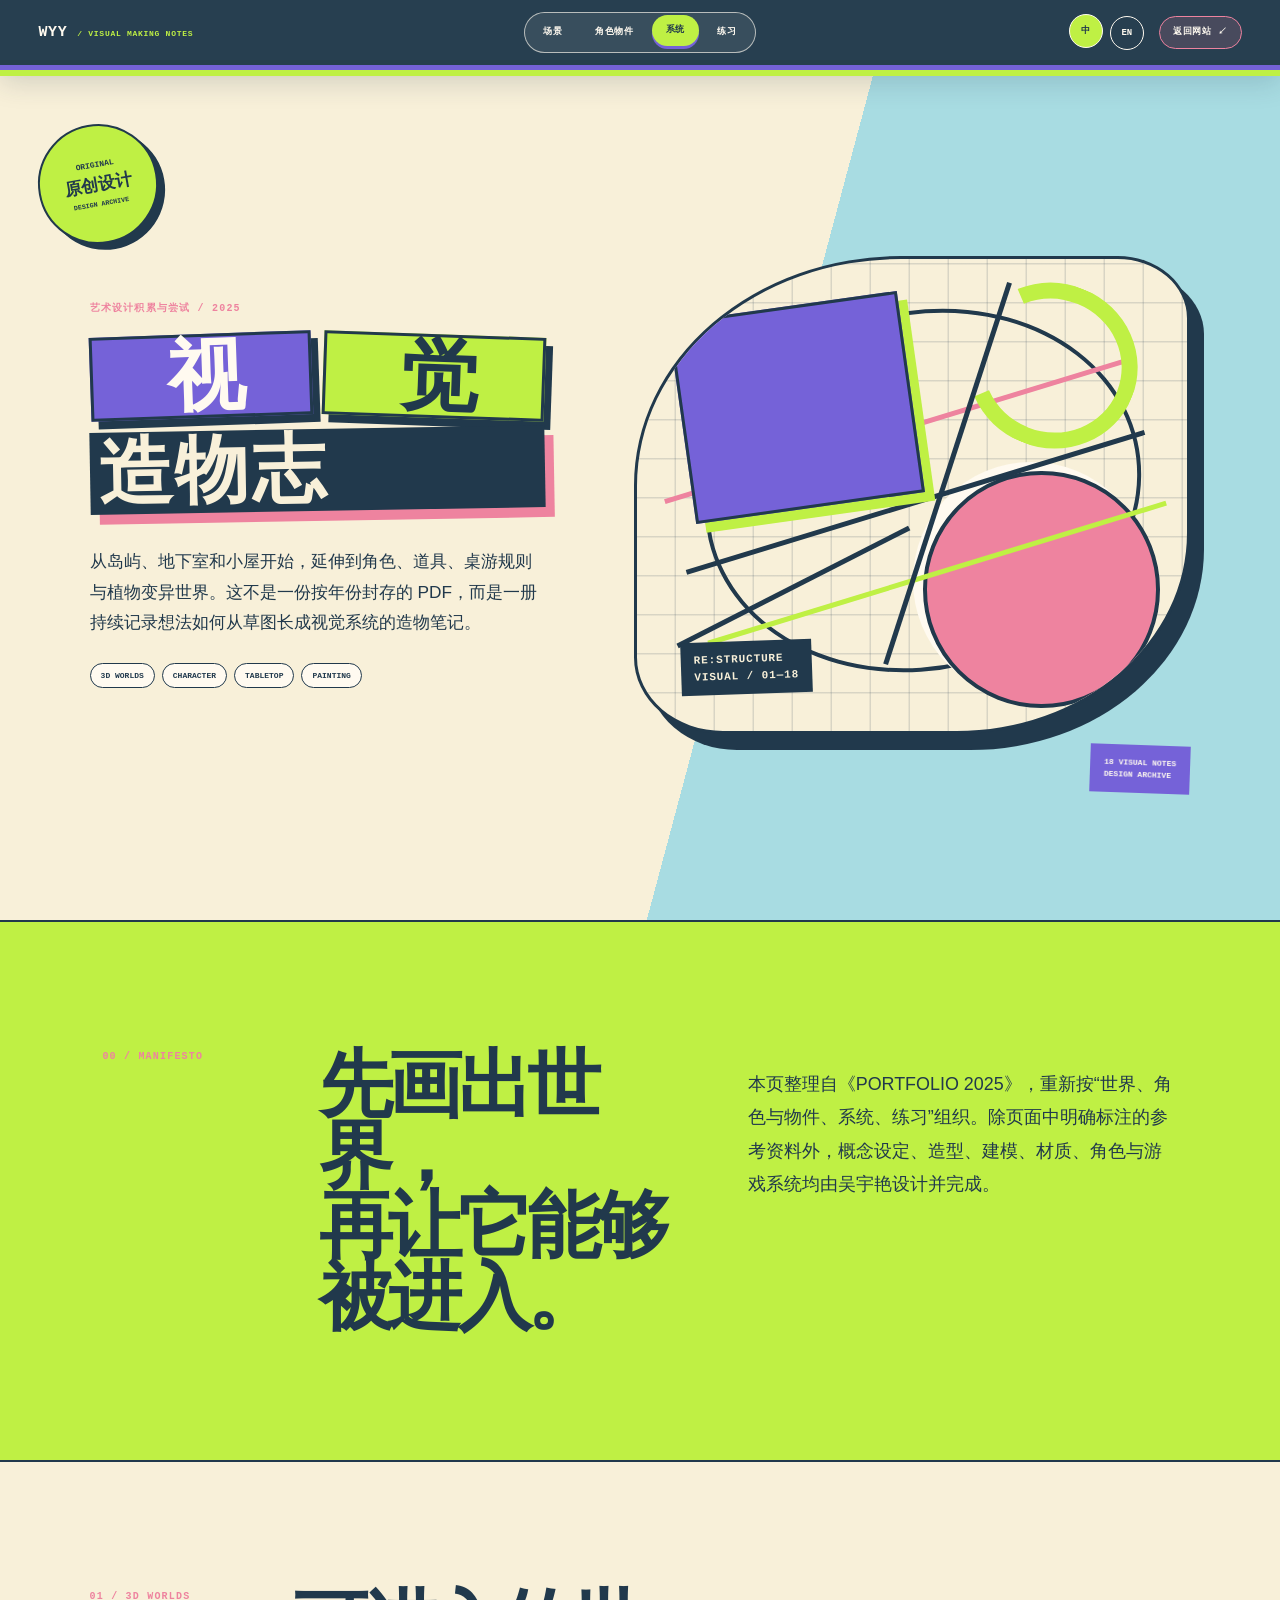
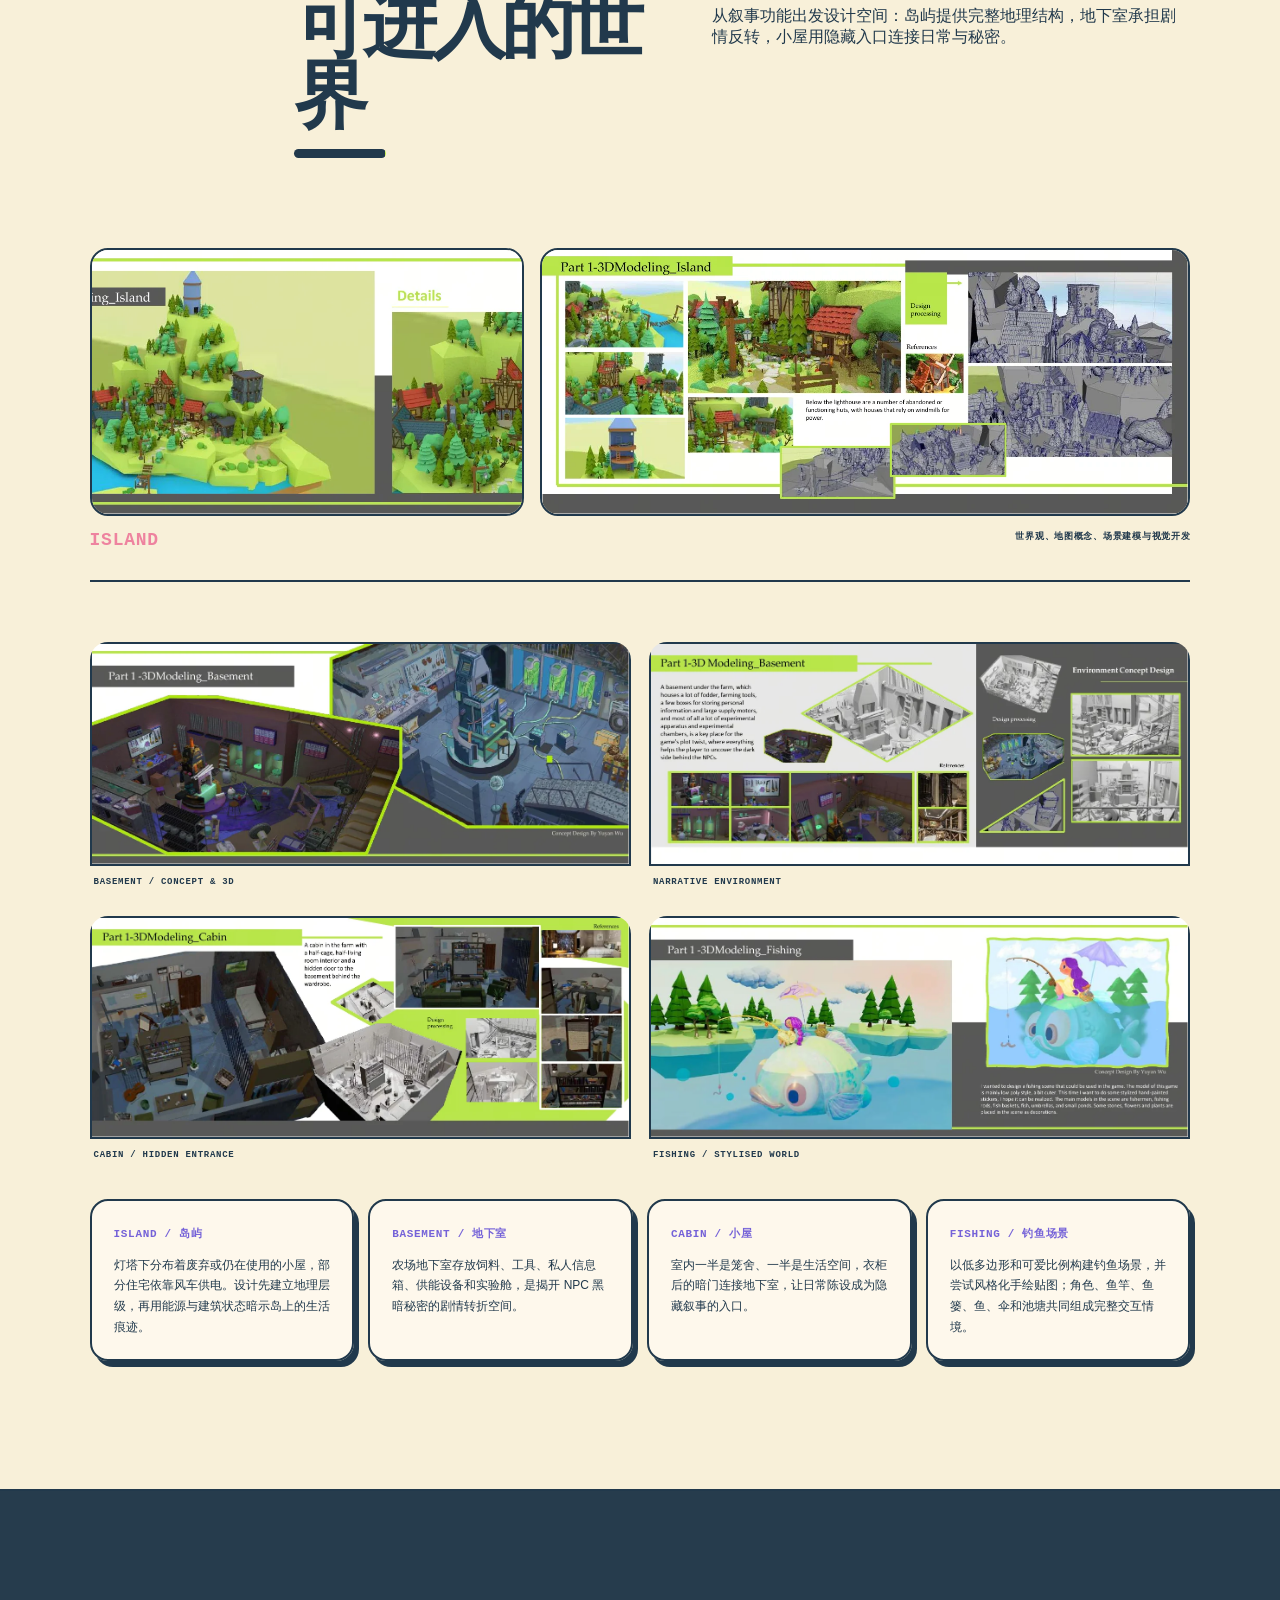
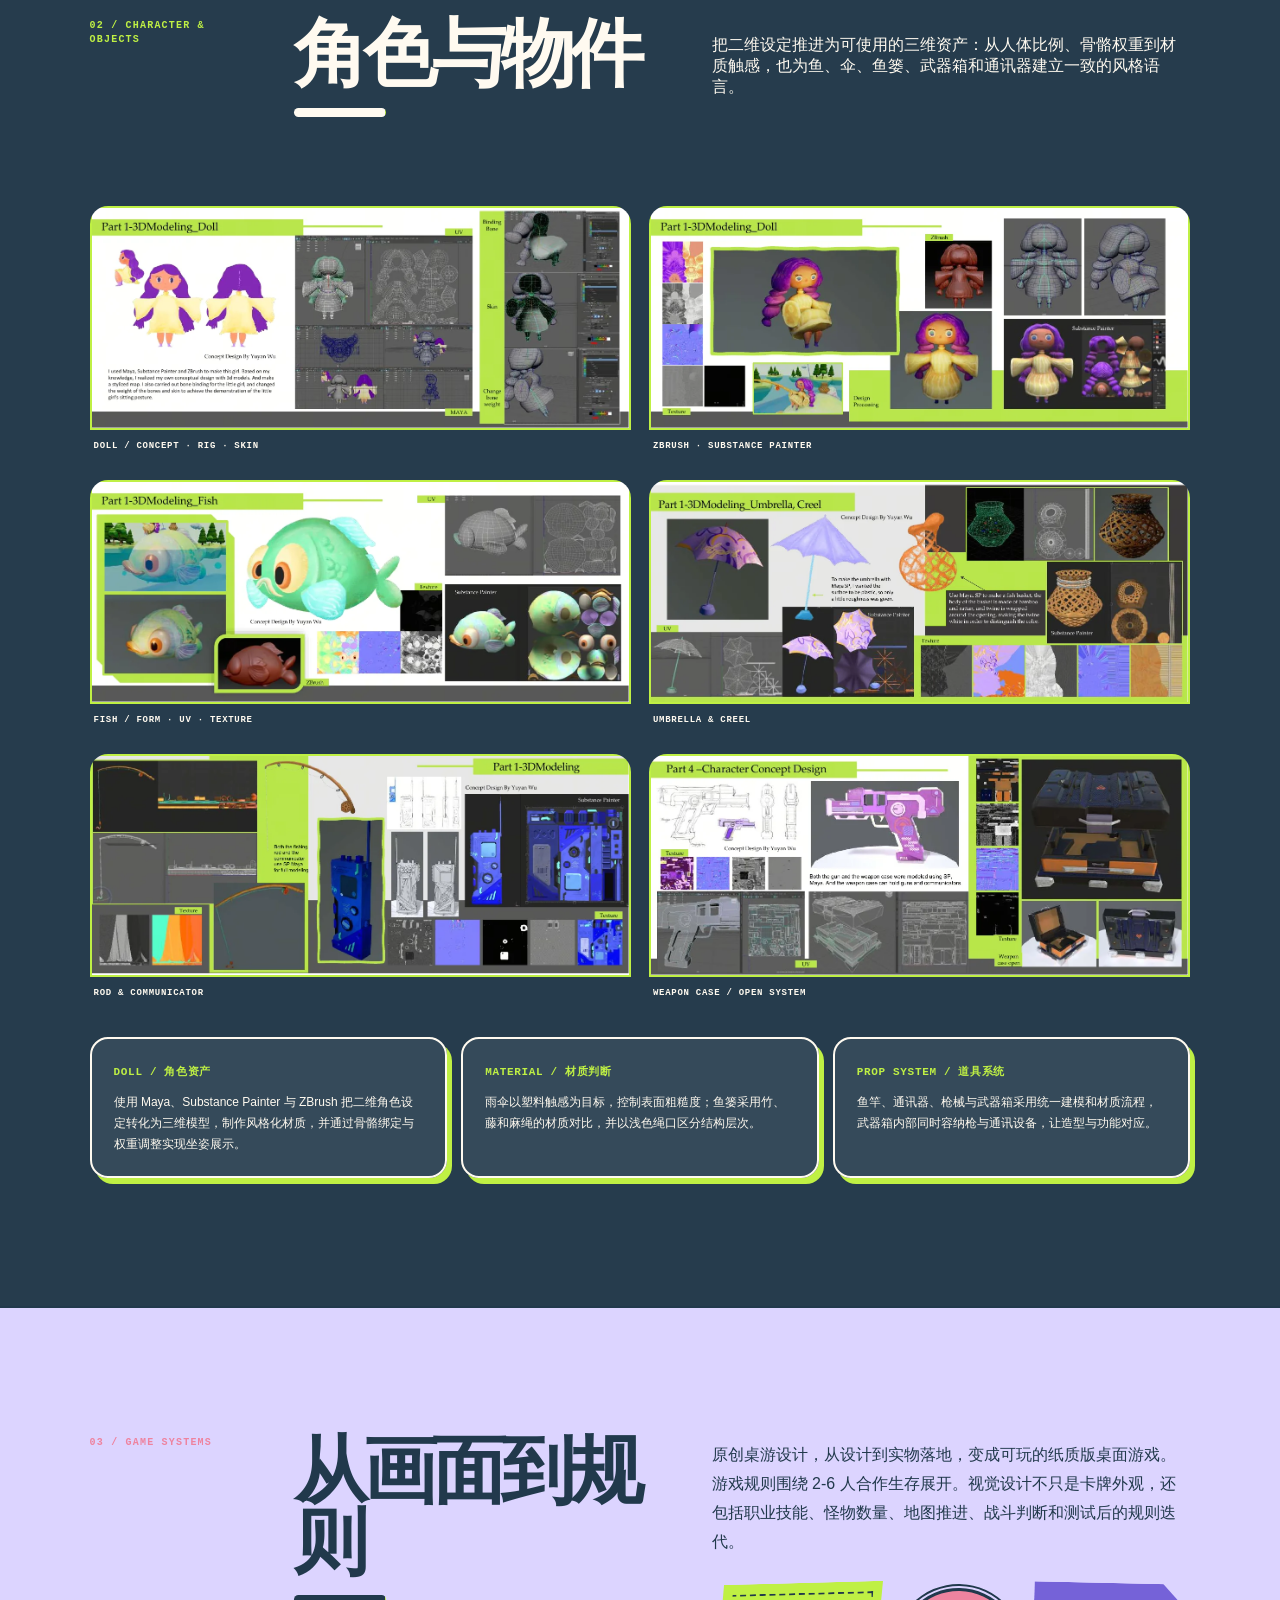
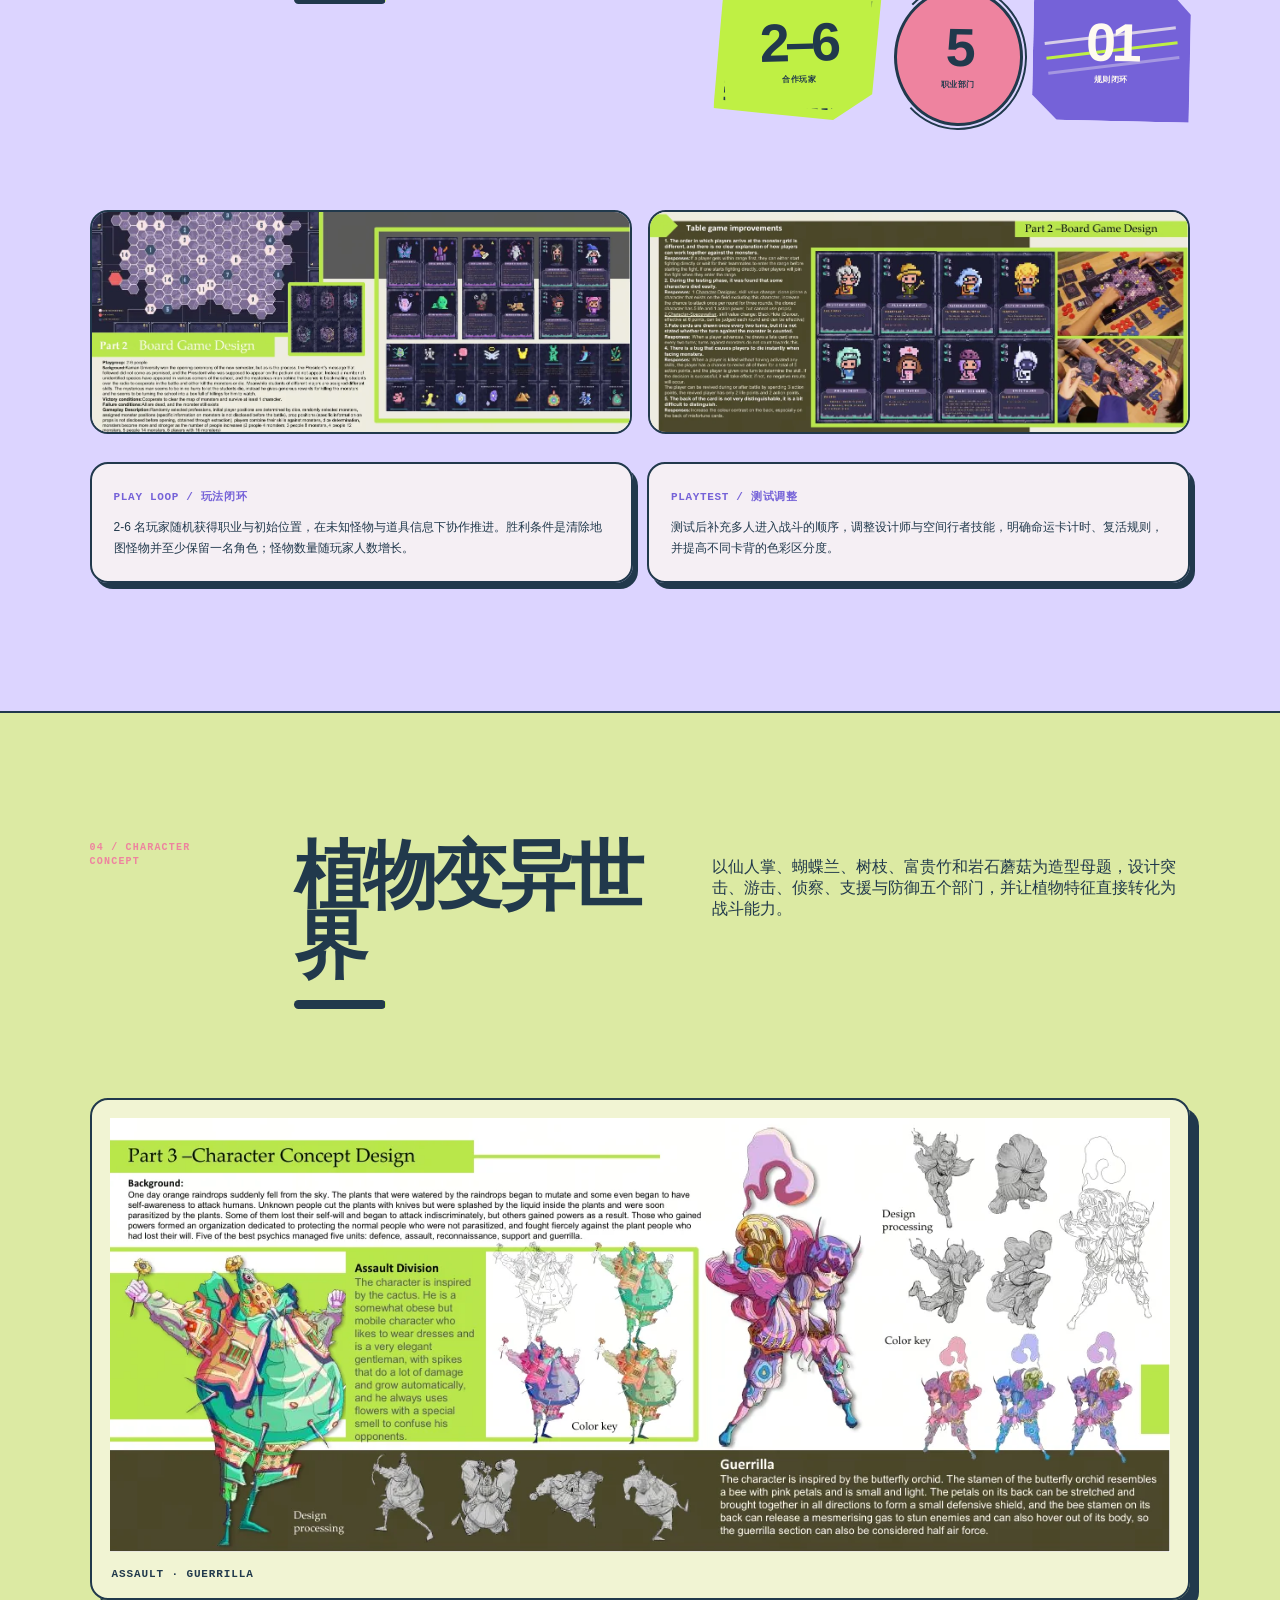
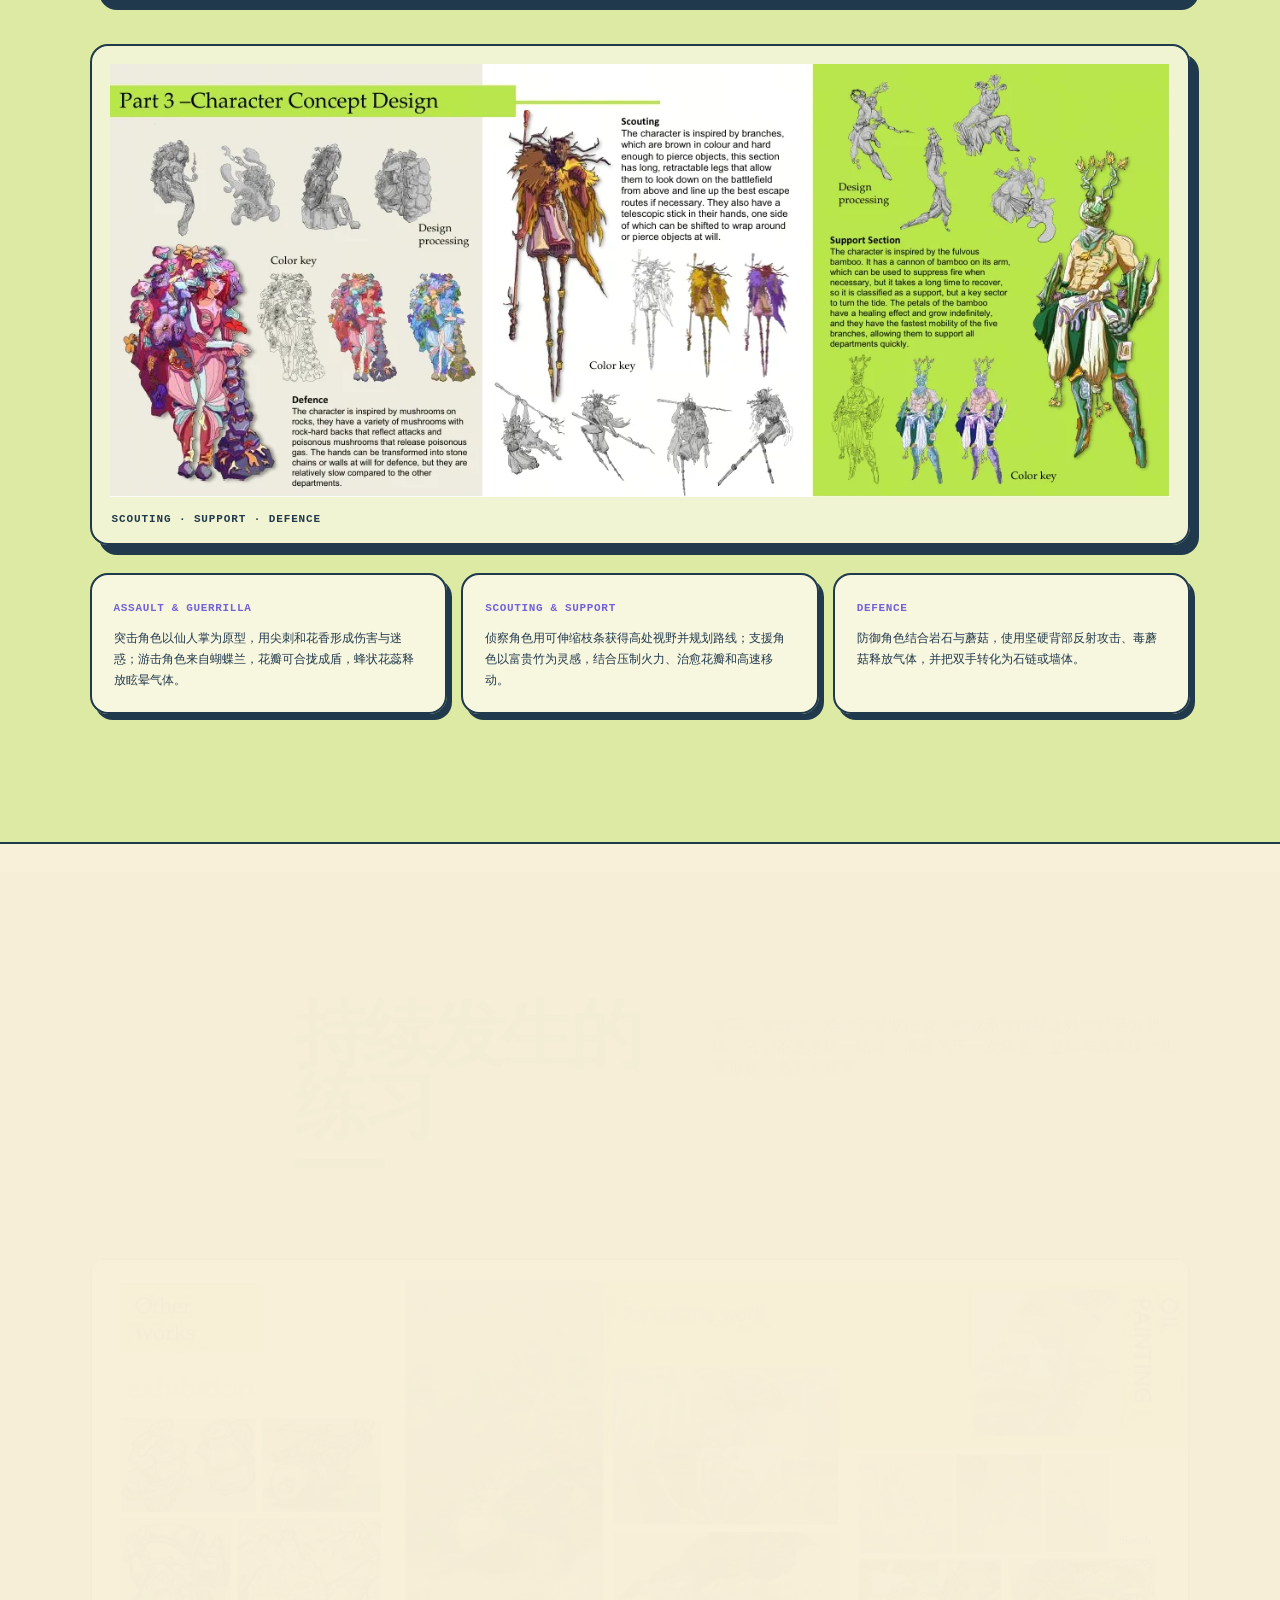
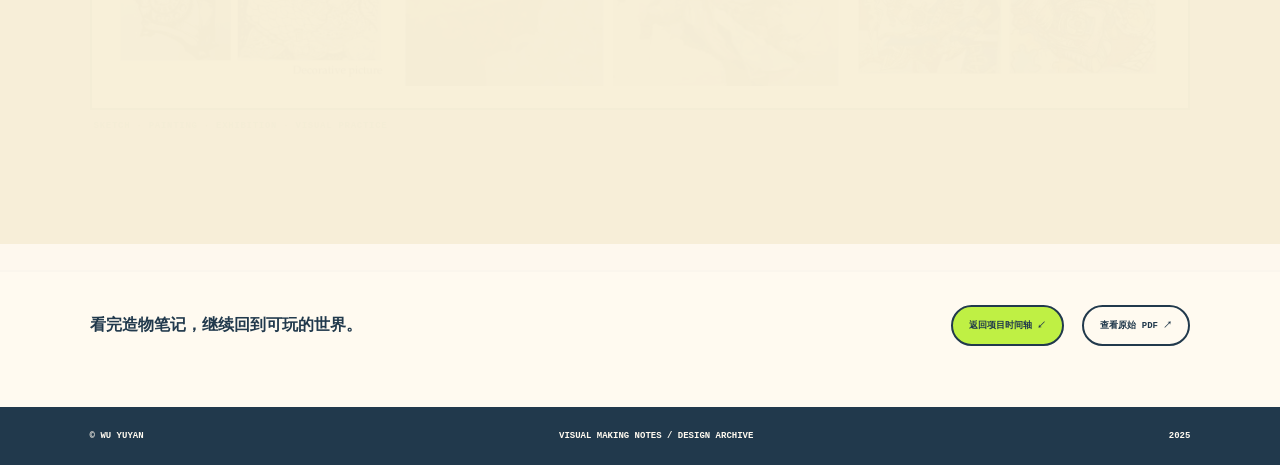
<file: art-notes.html>
<!doctype html>
<html lang="zh-CN" data-language="zh">
<head>
  <meta charset="utf-8" />
  <meta name="viewport" content="width=device-width, initial-scale=1" />
  <meta name="description" content="视觉造物志：吴宇艳的艺术设计积累与尝试，涵盖 3D 场景、角色、桌游、概念设计与绘画。" />
  <title>视觉造物志 — WU YUYAN</title>
  <link rel="stylesheet" href="./art-notes.css?v=1" />
  <link rel="stylesheet" href="./art-notes-v2.css?v=3" />
  <link rel="stylesheet" href="./art-notes-interaction-v3.css?v=3" />
  <link rel="stylesheet" href="./navigation-v5.css?v=1" />
  <script src="./art-notes-interaction-v3.js?v=1" defer></script>
  <script src="./navigation-v5.js?v=1" defer></script>
</head>
<body>
  <header class="notes-nav">
    <a class="notes-brand" href="./index.html#strengths">WYY <span>/ VISUAL MAKING NOTES</span></a>
    <nav aria-label="专题页导航">
      <a href="#worlds"><span class="zh">场景</span><span class="en">Worlds</span></a>
      <a href="#objects"><span class="zh">角色物件</span><span class="en">Characters</span></a>
      <a href="#systems"><span class="zh">系统</span><span class="en">Systems</span></a>
      <a href="#studies"><span class="zh">练习</span><span class="en">Studies</span></a>
    </nav>
    <div class="notes-actions">
      <button type="button" data-lang-button="zh" aria-pressed="true">中</button>
      <button type="button" data-lang-button="en" aria-pressed="false">EN</button>
      <a href="./index.html#strengths"><span class="zh">返回网站</span><span class="en">Back</span> ↙</a>
    </div>
  </header>

  <main>
    <section class="notes-hero">
      <div class="hero-stamp"><span>ORIGINAL</span><b>原创设计</b><small>DESIGN ARCHIVE</small></div>
      <div class="hero-copy">
        <p class="kicker zh">艺术设计积累与尝试 / 2025</p><p class="kicker en">ART PRACTICE & EXPLORATION / 2025</p>
        <h1 class="art-title"><span class="zh"><i>视</i><i>觉</i><em>造物志</em></span><span class="en"><i>VISUAL</i><em>MAKING NOTES</em></span></h1>
        <p class="hero-intro zh">从岛屿、地下室和小屋开始，延伸到角色、道具、桌游规则与植物变异世界。这不是一份按年份封存的 PDF，而是一册持续记录想法如何从草图长成视觉系统的造物笔记。</p>
        <p class="hero-intro en">From islands, basements and cabins to characters, props, tabletop rules and a world of mutated plants. This is not a PDF frozen in time, but a living notebook of ideas becoming visual systems.</p>
        <div class="hero-tags"><span>3D WORLDS</span><span>CHARACTER</span><span>TABLETOP</span><span>PAINTING</span></div>
      </div>
      <div class="hero-collage hero-geometry" aria-hidden="true">
        <div class="construct-board">
          <span class="construct-square"></span>
          <span class="construct-circle"></span>
          <span class="construct-arc"></span>
          <i class="construct-line line-one"></i>
          <i class="construct-line line-two"></i>
          <b>RE:STRUCTURE<br />VISUAL / 01—18</b>
        </div>
        <span>18 VISUAL NOTES<br />DESIGN ARCHIVE</span>
      </div>
    </section>

    <section class="notes-intro">
      <p class="section-index">00 / MANIFESTO</p>
      <h2 class="zh">先画出世界，<br />再让它能够被进入。</h2><h2 class="en">DRAW THE WORLD.<br />THEN MAKE IT ENTERABLE.</h2>
      <div><p class="zh">本页整理自《PORTFOLIO 2025》，重新按“世界、角色与物件、系统、练习”组织。除页面中明确标注的参考资料外，概念设定、造型、建模、材质、角色与游戏系统均由吴宇艳设计并完成。</p><p class="en">Reorganised from PORTFOLIO 2025 into worlds, characters and objects, systems, and studies. Except for clearly marked references, the concepts, forms, modelling, materials, characters and game systems were designed and produced by Yuyan Wu.</p></div>
    </section>

    <section class="notes-section" id="worlds">
      <header><p class="section-index">01 / 3D WORLDS</p><h2><span class="zh">可进入的世界</span><span class="en">WORLDS TO ENTER</span></h2><p class="zh">从叙事功能出发设计空间：岛屿提供完整地理结构，地下室承担剧情反转，小屋用隐藏入口连接日常与秘密。</p><p class="en">Spaces designed through narrative function: the island forms a complete geography, the basement carries a plot turn, and the cabin connects everyday life to a hidden layer.</p></header>
      <div class="feature-spread"><img src="./portfolio/art-notes/page-02.webp" alt="原创岛屿三维场景设计" loading="lazy" /><img src="./portfolio/art-notes/page-03.webp" alt="岛屿设计过程与参考" loading="lazy" /></div>
      <div class="work-caption"><b>ISLAND</b><span class="zh">世界观、地图概念、场景建模与视觉开发</span><span class="en">WORLD, MAP CONCEPT, MODELLING & VISUAL DEVELOPMENT</span></div>
      <div class="gallery two"><figure><img src="./portfolio/art-notes/page-04.webp" alt="原创地下室三维场景" loading="lazy" /><figcaption>BASEMENT / CONCEPT & 3D</figcaption></figure><figure><img src="./portfolio/art-notes/page-05.webp" alt="地下室环境概念设计过程" loading="lazy" /><figcaption>NARRATIVE ENVIRONMENT</figcaption></figure><figure><img src="./portfolio/art-notes/page-06.webp" alt="原创农场小屋三维场景" loading="lazy" /><figcaption>CABIN / HIDDEN ENTRANCE</figcaption></figure><figure><img src="./portfolio/art-notes/page-07.webp" alt="原创钓鱼场景设计" loading="lazy" /><figcaption>FISHING / STYLISED WORLD</figcaption></figure></div>
      <div class="pdf-notes four"><article><b>ISLAND / 岛屿</b><p class="zh">灯塔下分布着废弃或仍在使用的小屋，部分住宅依靠风车供电。设计先建立地理层级，再用能源与建筑状态暗示岛上的生活痕迹。</p><p class="en">Abandoned and functioning huts sit below the lighthouse, with some homes powered by windmills. Geography, energy and building condition establish the island's lived history.</p></article><article><b>BASEMENT / 地下室</b><p class="zh">农场地下室存放饲料、工具、私人信息箱、供能设备和实验舱，是揭开 NPC 黑暗秘密的剧情转折空间。</p><p class="en">Feed, tools, personal records, power equipment and experiment chambers turn the farm basement into the story's central reveal.</p></article><article><b>CABIN / 小屋</b><p class="zh">室内一半是笼舍、一半是生活空间，衣柜后的暗门连接地下室，让日常陈设成为隐藏叙事的入口。</p><p class="en">Half cage and half living room, the cabin hides a basement door behind the wardrobe and turns domestic space into a narrative threshold.</p></article><article><b>FISHING / 钓鱼场景</b><p class="zh">以低多边形和可爱比例构建钓鱼场景，并尝试风格化手绘贴图；角色、鱼竿、鱼篓、鱼、伞和池塘共同组成完整交互情境。</p><p class="en">A low-poly fishing scene with stylised hand-painted textures, built from the character, rod, basket, fish, umbrella, pond and environmental details.</p></article></div>
    </section>

    <section class="notes-section dark" id="objects">
      <header><p class="section-index">02 / CHARACTER & OBJECTS</p><h2><span class="zh">角色与物件</span><span class="en">CHARACTERS & OBJECTS</span></h2><p class="zh">把二维设定推进为可使用的三维资产：从人体比例、骨骼权重到材质触感，也为鱼、伞、鱼篓、武器箱和通讯器建立一致的风格语言。</p><p class="en">Turning 2D concepts into usable 3D assets, from anatomy, rigging and skin weights to a shared material language across fish, umbrellas, baskets, weapon cases and communicators.</p></header>
      <div class="gallery two"><figure><img src="./portfolio/art-notes/page-08.webp" alt="女孩角色设定与绑定" loading="lazy" /><figcaption>DOLL / CONCEPT · RIG · SKIN</figcaption></figure><figure><img src="./portfolio/art-notes/page-09.webp" alt="女孩角色 ZBrush 与材质过程" loading="lazy" /><figcaption>ZBRUSH · SUBSTANCE PAINTER</figcaption></figure><figure><img src="./portfolio/art-notes/page-10.webp" alt="鱼角色设计与材质" loading="lazy" /><figcaption>FISH / FORM · UV · TEXTURE</figcaption></figure><figure><img src="./portfolio/art-notes/page-11.webp" alt="雨伞与鱼篓道具设计" loading="lazy" /><figcaption>UMBRELLA & CREEL</figcaption></figure><figure><img src="./portfolio/art-notes/page-12.webp" alt="鱼竿与通讯器三维道具" loading="lazy" /><figcaption>ROD & COMMUNICATOR</figcaption></figure><figure><img src="./portfolio/art-notes/page-13.webp" alt="武器与武器箱设计" loading="lazy" /><figcaption>WEAPON CASE / OPEN SYSTEM</figcaption></figure></div>
      <div class="pdf-notes three"><article><b>DOLL / 角色资产</b><p class="zh">使用 Maya、Substance Painter 与 ZBrush 把二维角色设定转化为三维模型，制作风格化材质，并通过骨骼绑定与权重调整实现坐姿展示。</p><p class="en">Maya, Substance Painter and ZBrush translate the 2D concept into a stylised 3D character, with rigging and skin weights refined for a seated pose.</p></article><article><b>MATERIAL / 材质判断</b><p class="zh">雨伞以塑料触感为目标，控制表面粗糙度；鱼篓采用竹、藤和麻绳的材质对比，并以浅色绳口区分结构层次。</p><p class="en">The umbrella targets a plastic surface through controlled roughness; bamboo, rattan and pale twine separate the creel's construction and materials.</p></article><article><b>PROP SYSTEM / 道具系统</b><p class="zh">鱼竿、通讯器、枪械与武器箱采用统一建模和材质流程，武器箱内部同时容纳枪与通讯设备，让造型与功能对应。</p><p class="en">The rod, communicator, weapon and case share one modelling and texturing pipeline; the case interior is designed around the equipment it carries.</p></article></div>
    </section>

    <section class="notes-section systems" id="systems">
      <header><p class="section-index">03 / GAME SYSTEMS</p><h2><span class="zh">从画面到规则</span><span class="en">FROM VISUALS TO RULES</span></h2><div class="system-copy"><p class="zh">原创桌游设计，从设计到实物落地，变成可玩的纸质版桌面游戏。游戏规则围绕 2-6 人合作生存展开。视觉设计不只是卡牌外观，还包括职业技能、怪物数量、地图推进、战斗判断和测试后的规则迭代。</p><p class="en">An original tabletop game carried from design into physical production as a playable paper-based game. Its rules centre on cooperative survival for 2-6 players, extending beyond card visuals into roles, skills, monster scaling, map progression, combat decisions and playtest iteration.</p><div class="system-console" role="group" aria-label="桌游系统数据，点击查看说明"><button class="system-control players" type="button" aria-pressed="false"><span class="system-value">2–6</span><span class="system-label"><span class="zh">合作玩家</span><span class="en">CO-OP PLAYERS</span></span><small><span class="zh">人数决定怪物规模</span><span class="en">PLAYERS SCALE MONSTERS</span></small></button><button class="system-control roles" type="button" aria-pressed="false"><span class="system-value">5</span><span class="system-label"><span class="zh">职业部门</span><span class="en">ROLE DIVISIONS</span></span><small><span class="zh">技能形成团队配合</span><span class="en">SKILLS SHAPE TEAMWORK</span></small></button><button class="system-control loop" type="button" aria-pressed="false"><span class="system-value">01</span><span class="system-label"><span class="zh">规则闭环</span><span class="en">RULE LOOP</span></span><small><span class="zh">探索、战斗与生存</span><span class="en">EXPLORE · FIGHT · SURVIVE</span></small></button></div></div></header>
      <div class="feature-spread board"><img src="./portfolio/art-notes/page-14.webp" alt="原创合作生存桌游系统" loading="lazy" /><img src="./portfolio/art-notes/page-15.webp" alt="桌游测试与规则改进" loading="lazy" /></div>
      <div class="pdf-notes two"><article><b>PLAY LOOP / 玩法闭环</b><p class="zh">2-6 名玩家随机获得职业与初始位置，在未知怪物与道具信息下协作推进。胜利条件是清除地图怪物并至少保留一名角色；怪物数量随玩家人数增长。</p><p class="en">Two to six players receive random roles and positions, then cooperate with hidden monster and item information. Clear the map and keep at least one character alive to win.</p></article><article><b>PLAYTEST / 测试调整</b><p class="zh">测试后补充多人进入战斗的顺序，调整设计师与空间行者技能，明确命运卡计时、复活规则，并提高不同卡背的色彩区分度。</p><p class="en">Playtesting clarified group combat order, rebalanced two roles, defined fate-card timing and revival rules, and increased colour contrast between card backs.</p></article></div>
    </section>

    <section class="notes-section character-world">
      <header><p class="section-index">04 / CHARACTER CONCEPT</p><h2><span class="zh">植物变异世界</span><span class="en">MUTATED BOTANICAL WORLD</span></h2><p class="zh">以仙人掌、蝴蝶兰、树枝、富贵竹和岩石蘑菇为造型母题，设计突击、游击、侦察、支援与防御五个部门，并让植物特征直接转化为战斗能力。</p><p class="en">Cactus, orchid, branch, bamboo and rock mushrooms become five divisions - assault, guerrilla, scouting, support and defence - with botanical forms translated directly into combat abilities.</p></header>
      <div class="gallery two concept"><figure><img src="./portfolio/art-notes/page-16.webp" alt="原创植物角色概念设计一" loading="lazy" /><figcaption>ASSAULT · GUERRILLA</figcaption></figure><figure><img src="./portfolio/art-notes/page-17.webp" alt="原创植物角色概念设计二" loading="lazy" /><figcaption>SCOUTING · SUPPORT · DEFENCE</figcaption></figure></div>
      <div class="pdf-notes three"><article><b>ASSAULT & GUERRILLA</b><p class="zh">突击角色以仙人掌为原型，用尖刺和花香形成伤害与迷惑；游击角色来自蝴蝶兰，花瓣可合拢成盾，蜂状花蕊释放眩晕气体。</p><p class="en">Cactus spikes and scented flowers define assault; orchid petals form a shield while the bee-like stamen releases a stunning gas for guerrilla play.</p></article><article><b>SCOUTING & SUPPORT</b><p class="zh">侦察角色用可伸缩枝条获得高处视野并规划路线；支援角色以富贵竹为灵感，结合压制火力、治愈花瓣和高速移动。</p><p class="en">Retractable branches give scouting height and route planning; bamboo inspires support fire, healing petals and rapid movement.</p></article><article><b>DEFENCE</b><p class="zh">防御角色结合岩石与蘑菇，使用坚硬背部反射攻击、毒蘑菇释放气体，并把双手转化为石链或墙体。</p><p class="en">Rock and mushroom forms create reflected attacks, poisonous gas, and hands that transform into stone chains or defensive walls.</p></article></div>
    </section>

    <section class="notes-section studies" id="studies">
      <header><p class="section-index">05 / STUDIES</p><h2><span class="zh">持续发生的练习</span><span class="en">ONGOING STUDIES</span></h2><p class="zh">速写、装饰画、绘画和展览记录，构成系统项目之外的感受力训练。它们不追求统一结论，而是为下一次角色、空间与叙事设计积累形状、色彩和观察。</p><p class="en">Sketches, decorative painting and exhibition records train visual sensitivity beyond system projects, building a library of shape, colour and observation for future characters, spaces and narratives.</p></header>
      <figure class="study-sheet"><img src="./portfolio/art-notes/page-18.webp" alt="绘画、速写与艺术练习" loading="lazy" /><figcaption>SKETCH · PAINTING · EXHIBITION · VISUAL PRACTICE</figcaption></figure>
    </section>

    <section class="notes-footer-cta"><p class="zh">看完造物笔记，继续回到可玩的世界。</p><p class="en">From making notes, back to playable worlds.</p><a href="./index.html#projects"><span class="zh">返回项目时间轴</span><span class="en">BACK TO PROJECT TIMELINE</span> ↙</a><a href="./portfolio/PORTFOLIO-2025.pdf" target="_blank" rel="noreferrer"><span class="zh">查看原始 PDF</span><span class="en">VIEW ORIGINAL PDF</span> ↗</a></section>
  </main>

  <footer><span>© WU YUYAN</span><span>VISUAL MAKING NOTES / DESIGN ARCHIVE</span><span>2025</span></footer>
  <script>
    const root = document.documentElement;
    const buttons = document.querySelectorAll('[data-lang-button]');
    buttons.forEach((button) => button.addEventListener('click', () => {
      const language = button.dataset.langButton;
      root.dataset.language = language;
      root.lang = language === 'zh' ? 'zh-CN' : 'en';
      buttons.forEach((item) => item.setAttribute('aria-pressed', String(item === button)));
      localStorage.setItem('wyy-language', language);
    }));
    document.querySelectorAll('.system-control').forEach((control) => control.addEventListener('click', () => {
      const next = control.getAttribute('aria-pressed') !== 'true';
      document.querySelectorAll('.system-control').forEach((item) => item.setAttribute('aria-pressed', 'false'));
      control.setAttribute('aria-pressed', String(next));
    }));
    if (localStorage.getItem('wyy-language') === 'en') document.querySelector('[data-lang-button="en"]').click();
  </script>
</body>
</html>
</file>
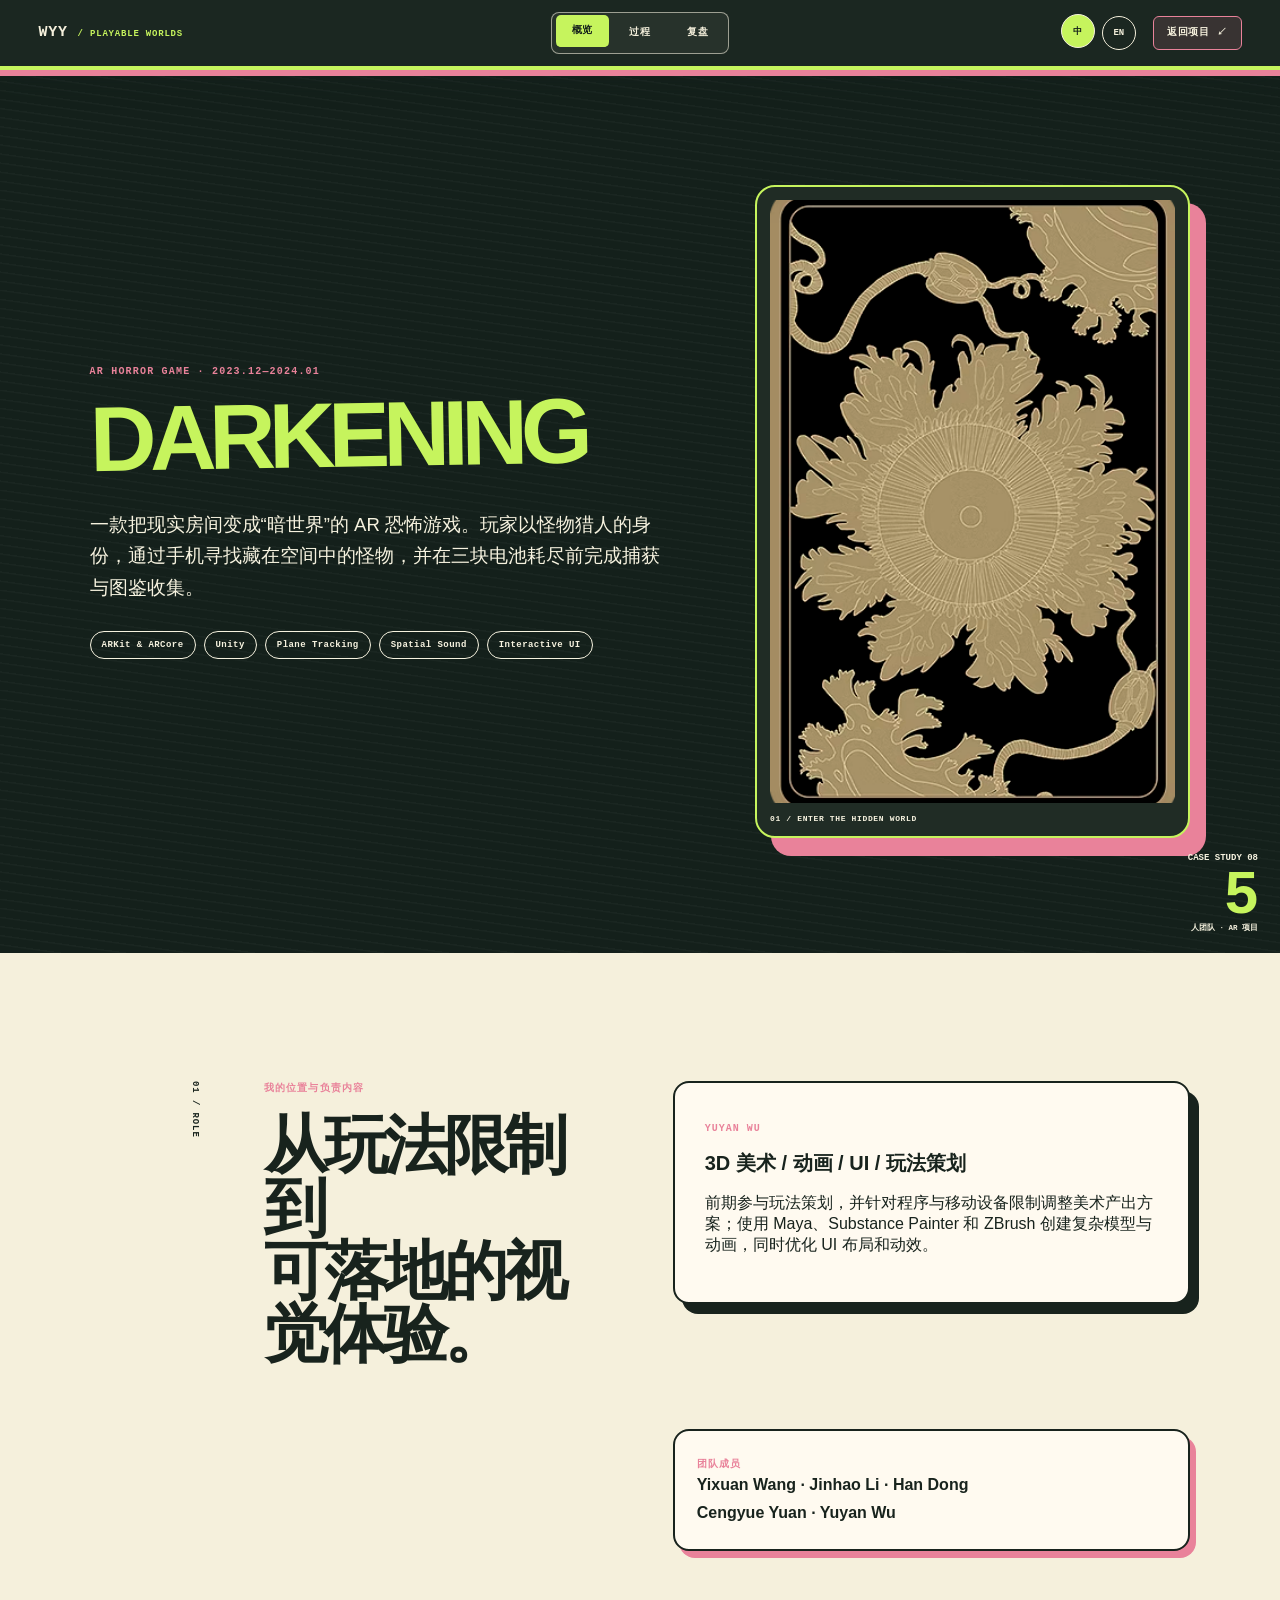
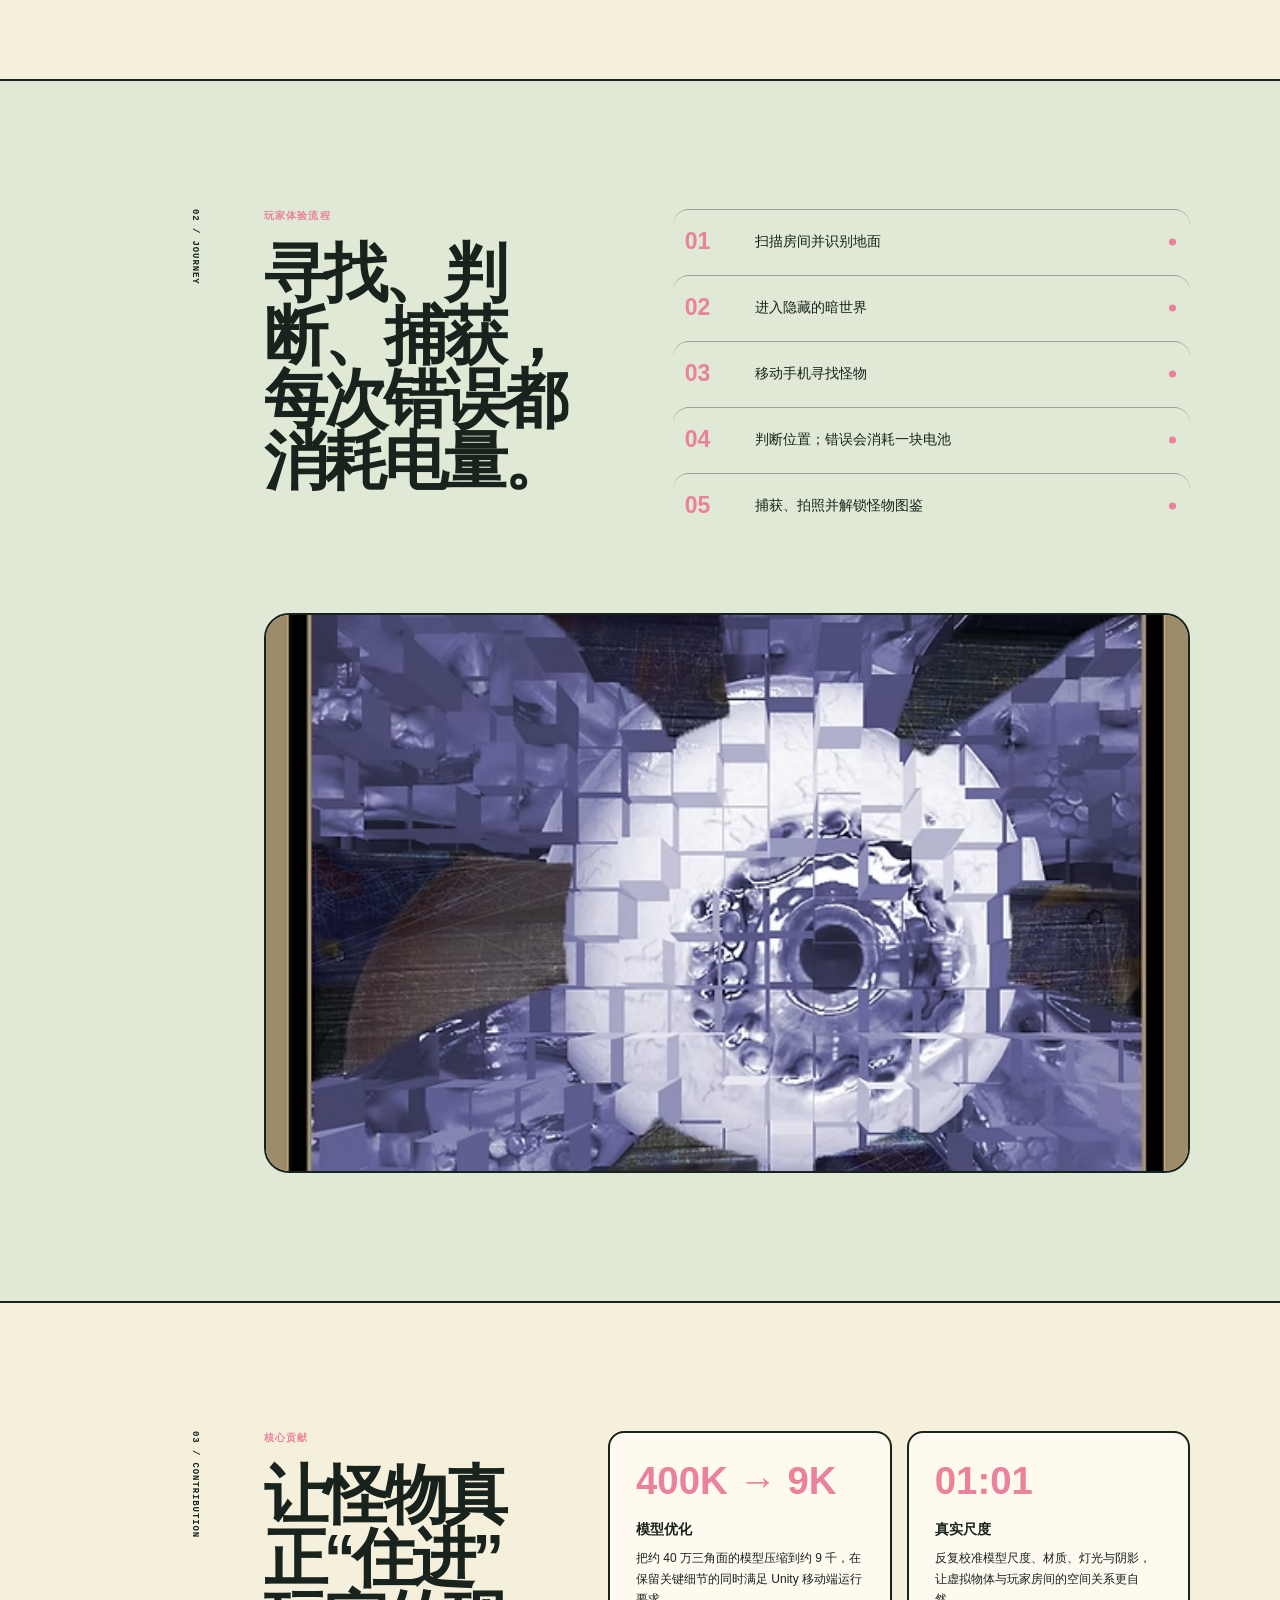
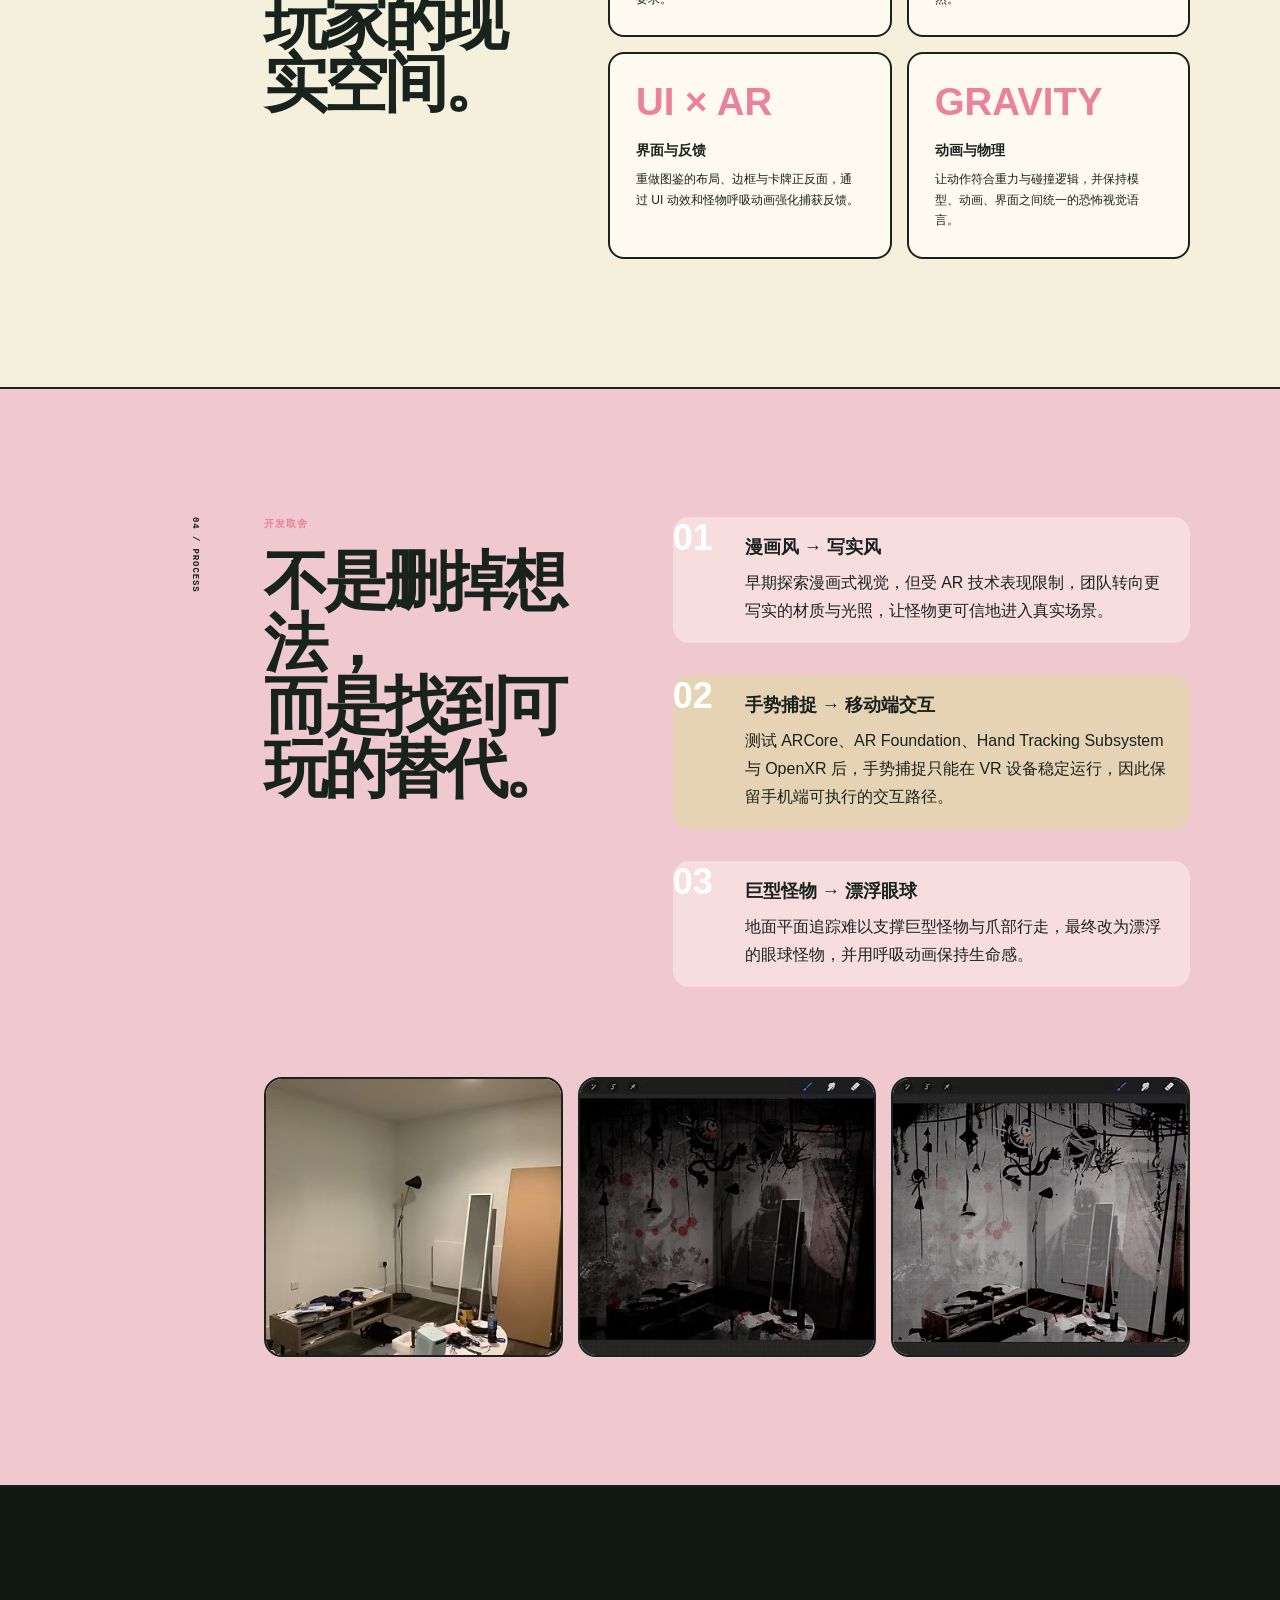
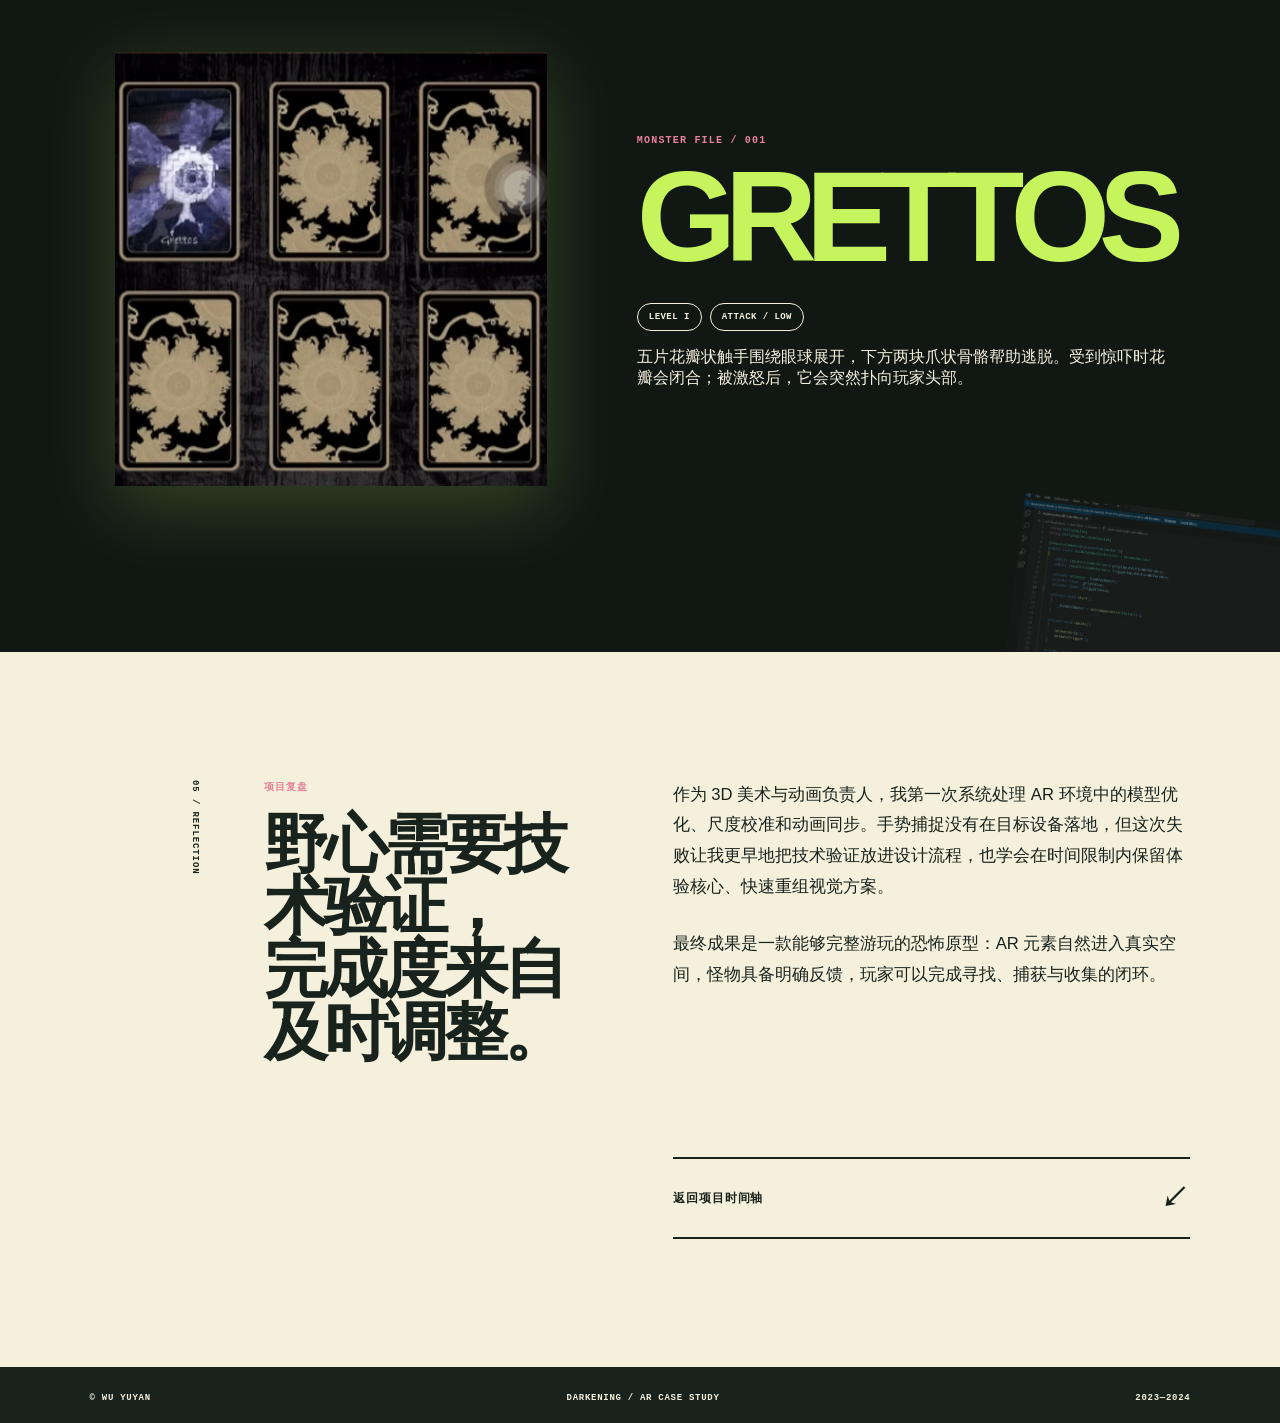
<file: darkening.html>
<!doctype html>
<html lang="zh-CN" data-language="zh">
<head>
  <meta charset="utf-8" />
  <meta name="viewport" content="width=device-width, initial-scale=1" />
  <meta name="description" content="DARKENING — 吴宇艳参与玩法策划、3D 美术、动画与 UI 的 AR 恐怖游戏完整案例。" />
  <title>DARKENING — WU YUYAN</title>
  <link rel="stylesheet" href="./darkening.css?v=1" />
  <link rel="stylesheet" href="./darkening-interaction-v2.css?v=3" />
  <link rel="stylesheet" href="./navigation-v5.css?v=1" />
  <script src="./darkening-interaction-v2.js?v=1" defer></script>
  <script src="./navigation-v5.js?v=1" defer></script>
  <style>.hero-copy h1{font-size:clamp(58px,7.2vw,120px);line-height:.82;letter-spacing:-.075em}</style>
</head>
<body>
  <header class="case-nav">
    <a class="case-brand" href="./index.html#projects">WYY <span>/ PLAYABLE WORLDS</span></a>
    <nav aria-label="案例页导航">
      <a href="#overview"><span class="zh">概览</span><span class="en">Overview</span></a>
      <a href="#process"><span class="zh">过程</span><span class="en">Process</span></a>
      <a href="#reflection"><span class="zh">复盘</span><span class="en">Reflection</span></a>
    </nav>
    <div class="case-actions">
      <button type="button" data-lang-button="zh" aria-pressed="true">中</button>
      <button type="button" data-lang-button="en" aria-pressed="false">EN</button>
      <a class="back-link" href="./index.html#projects"><span class="zh">返回项目</span><span class="en">Back</span> ↙</a>
    </div>
  </header>

  <main>
    <section class="case-hero" id="overview">
      <div class="hero-noise" aria-hidden="true"></div>
      <div class="hero-copy">
        <p class="eyebrow">AR HORROR GAME · 2023.12—2024.01</p>
        <h1>DARKENING</h1>
        <p class="hero-lede zh">一款把现实房间变成“暗世界”的 AR 恐怖游戏。玩家以怪物猎人的身份，通过手机寻找藏在空间中的怪物，并在三块电池耗尽前完成捕获与图鉴收集。</p>
        <p class="hero-lede en">An AR horror game that turns a real room into a hidden dark world. As a monster hunter, the player searches through a phone, catches creatures and completes an album before three batteries run out.</p>
        <div class="hero-tags" aria-label="Technology">
          <span>ARKit & ARCore</span><span>Unity</span><span>Plane Tracking</span><span>Spatial Sound</span><span>Interactive UI</span>
        </div>
      </div>
      <figure class="hero-art">
        <img src="./portfolio/darkening/hero-source.avif" alt="Darkening AR 游戏视觉素材" />
        <figcaption>01 / ENTER THE HIDDEN WORLD</figcaption>
      </figure>
      <aside class="hero-index">
        <span>CASE STUDY 08</span>
        <strong>5</strong>
        <small class="zh">人团队 · AR 项目</small><small class="en">PERSON AR TEAM</small>
      </aside>
    </section>

    <section class="case-section role-section">
      <div class="section-mark">01 / ROLE</div>
      <div class="section-title">
        <p class="eyebrow zh">我的位置与负责内容</p><p class="eyebrow en">MY ROLE & RESPONSIBILITIES</p>
        <h2><span class="zh">从玩法限制到<br />可落地的视觉体验。</span><span class="en">FROM CONSTRAINTS<br />TO A PLAYABLE VISION.</span></h2>
      </div>
      <div class="role-card primary-card">
        <p>YUYAN WU</p>
        <h3 class="zh">3D 美术 / 动画 / UI / 玩法策划</h3><h3 class="en">3D ART / ANIMATION / UI / GAMEPLAY DESIGN</h3>
        <p class="zh">前期参与玩法策划，并针对程序与移动设备限制调整美术产出方案；使用 Maya、Substance Painter 和 ZBrush 创建复杂模型与动画，同时优化 UI 布局和动效。</p>
        <p class="en">Contributed to gameplay planning and adapted the art pipeline to programming and mobile constraints; created complex models and animation with Maya, Substance Painter and ZBrush, while refining UI layout and motion.</p>
      </div>
      <div class="role-card team-card">
        <span class="label zh">团队成员</span><span class="label en">TEAM</span>
        <p>Yixuan Wang · Jinhao Li · Han Dong<br />Cengyue Yuan · Yuyan Wu</p>
      </div>
    </section>

    <section class="case-section journey-section">
      <div class="section-mark">02 / JOURNEY</div>
      <div class="section-title">
        <p class="eyebrow zh">玩家体验流程</p><p class="eyebrow en">PLAYER JOURNEY</p>
        <h2><span class="zh">寻找、判断、捕获，<br />每次错误都消耗电量。</span><span class="en">SEARCH, DECIDE, CATCH.<br />EVERY MISTAKE COSTS POWER.</span></h2>
      </div>
      <ol class="journey-flow">
        <li><b>01</b><span class="zh">扫描房间并识别地面</span><span class="en">Scan the room and identify the ground plane</span></li>
        <li><b>02</b><span class="zh">进入隐藏的暗世界</span><span class="en">Enter the hidden dark world</span></li>
        <li><b>03</b><span class="zh">移动手机寻找怪物</span><span class="en">Search for monsters through the phone</span></li>
        <li><b>04</b><span class="zh">判断位置；错误会消耗一块电池</span><span class="en">Choose carefully; a wrong guess consumes one battery</span></li>
        <li><b>05</b><span class="zh">捕获、拍照并解锁怪物图鉴</span><span class="en">Catch, photograph and unlock monster information</span></li>
      </ol>
      <figure class="journey-visual"><img src="./portfolio/darkening/journey-source.avif" alt="Darkening 手机端 AR 用户流程画面" loading="lazy" /></figure>
    </section>

    <section class="case-section contribution-section">
      <div class="section-mark">03 / CONTRIBUTION</div>
      <div class="section-title">
        <p class="eyebrow zh">核心贡献</p><p class="eyebrow en">CORE CONTRIBUTIONS</p>
        <h2><span class="zh">让怪物真正“住进”<br />玩家的现实空间。</span><span class="en">MAKING THE MONSTER<br />BELONG IN THE ROOM.</span></h2>
      </div>
      <div class="contribution-grid">
        <article><strong>400K → 9K</strong><h3 class="zh">模型优化</h3><h3 class="en">MODEL OPTIMISATION</h3><p class="zh">把约 40 万三角面的模型压缩到约 9 千，在保留关键细节的同时满足 Unity 移动端运行要求。</p><p class="en">Reduced a model from roughly 400,000 triangles to about 9,000 while retaining defining detail for mobile performance in Unity.</p></article>
        <article><strong>01:01</strong><h3 class="zh">真实尺度</h3><h3 class="en">BELIEVABLE SCALE</h3><p class="zh">反复校准模型尺度、材质、灯光与阴影，让虚拟物体与玩家房间的空间关系更自然。</p><p class="en">Calibrated scale, textures, lighting and shadows so virtual objects felt anchored in the player's physical room.</p></article>
        <article><strong>UI × AR</strong><h3 class="zh">界面与反馈</h3><h3 class="en">UI & FEEDBACK</h3><p class="zh">重做图鉴的布局、边框与卡牌正反面，通过 UI 动效和怪物呼吸动画强化捕获反馈。</p><p class="en">Redesigned the album, borders and card faces, using UI motion and breathing animation to strengthen capture feedback.</p></article>
        <article><strong>GRAVITY</strong><h3 class="zh">动画与物理</h3><h3 class="en">ANIMATION & PHYSICS</h3><p class="zh">让动作符合重力与碰撞逻辑，并保持模型、动画、界面之间统一的恐怖视觉语言。</p><p class="en">Aligned animation with gravity and collision behaviour while maintaining a coherent horror art direction.</p></article>
      </div>
    </section>

    <section class="case-section process-section" id="process">
      <div class="section-mark">04 / PROCESS</div>
      <div class="section-title">
        <p class="eyebrow zh">开发取舍</p><p class="eyebrow en">DESIGN PIVOTS</p>
        <h2><span class="zh">不是删掉想法，<br />而是找到可玩的替代。</span><span class="en">NOT REMOVING IDEAS—<br />FINDING PLAYABLE ALTERNATIVES.</span></h2>
      </div>
      <div class="process-list">
        <article><span>01</span><h3 class="zh">漫画风 → 写实风</h3><h3 class="en">COMIC → REALISM</h3><p class="zh">早期探索漫画式视觉，但受 AR 技术表现限制，团队转向更写实的材质与光照，让怪物更可信地进入真实场景。</p><p class="en">The early comic-book direction shifted toward realistic materials and lighting so the creature could sit more convincingly in AR.</p></article>
        <article><span>02</span><h3 class="zh">手势捕捉 → 移动端交互</h3><h3 class="en">HAND TRACKING → MOBILE INPUT</h3><p class="zh">测试 ARCore、AR Foundation、Hand Tracking Subsystem 与 OpenXR 后，手势捕捉只能在 VR 设备稳定运行，因此保留手机端可执行的交互路径。</p><p class="en">After testing several tracking stacks, hand input worked on VR hardware but not reliably on the target phone, so the mobile interaction path was retained.</p></article>
        <article><span>03</span><h3 class="zh">巨型怪物 → 漂浮眼球</h3><h3 class="en">GIANT CREATURE → FLOATING EYE</h3><p class="zh">地面平面追踪难以支撑巨型怪物与爪部行走，最终改为漂浮的眼球怪物，并用呼吸动画保持生命感。</p><p class="en">Ground-plane tracking could not support a giant walking creature, so it became a floating eye with a breathing loop.</p></article>
      </div>
      <div class="process-gallery">
        <img src="./portfolio/darkening/process-1-source.avif" alt="Darkening 开发过程素材一" loading="lazy" />
        <img src="./portfolio/darkening/process-2-source.avif" alt="Darkening 开发过程素材二" loading="lazy" />
        <img src="./portfolio/darkening/process-3-source.avif" alt="Darkening 开发过程素材三" loading="lazy" />
      </div>
    </section>

    <section class="monster-section">
      <figure><img src="./portfolio/darkening/monster-source.avif" alt="Darkening 眼球怪物 Grettos 设定" loading="lazy" /></figure>
      <div class="monster-copy">
        <p class="eyebrow">MONSTER FILE / 001</p>
        <h2>GRETTOS</h2>
        <div class="monster-stats"><span>LEVEL I</span><span>ATTACK / LOW</span></div>
        <p class="zh">五片花瓣状触手围绕眼球展开，下方两块爪状骨骼帮助逃脱。受到惊吓时花瓣会闭合；被激怒后，它会突然扑向玩家头部。</p>
        <p class="en">Five petal-shaped tentacles frame the eye, with two claw-like bones underneath for escape. Its petals close when startled; when angered, it leaps toward the player's head.</p>
      </div>
      <img class="monster-ui" src="./portfolio/darkening/ui-source.avif" alt="Grettos 怪物图鉴界面" loading="lazy" />
    </section>

    <section class="case-section reflection-section" id="reflection">
      <div class="section-mark">05 / REFLECTION</div>
      <div class="section-title">
        <p class="eyebrow zh">项目复盘</p><p class="eyebrow en">REFLECTION</p>
        <h2><span class="zh">野心需要技术验证，<br />完成度来自及时调整。</span><span class="en">AMBITION NEEDS VALIDATION.<br />POLISH NEEDS FLEXIBILITY.</span></h2>
      </div>
      <div class="reflection-copy">
        <p class="zh">作为 3D 美术与动画负责人，我第一次系统处理 AR 环境中的模型优化、尺度校准和动画同步。手势捕捉没有在目标设备落地，但这次失败让我更早地把技术验证放进设计流程，也学会在时间限制内保留体验核心、快速重组视觉方案。</p>
        <p class="en">As the 3D artist and animator, I learned to optimise models, calibrate scale and synchronise animation inside an AR environment. Hand tracking did not reach the target device, but that failure taught me to validate technology earlier and preserve the core experience through fast visual pivots.</p>
        <p class="zh">最终成果是一款能够完整游玩的恐怖原型：AR 元素自然进入真实空间，怪物具备明确反馈，玩家可以完成寻找、捕获与收集的闭环。</p>
        <p class="en">The result is a complete playable horror prototype: AR elements sit naturally in physical space, the creature gives clear feedback, and the search–capture–collect loop works end to end.</p>
      </div>
      <a class="next-project" href="./index.html#projects"><span class="zh">返回项目时间轴</span><span class="en">BACK TO PROJECT TIMELINE</span> <b>↙</b></a>
    </section>
  </main>

  <footer><span>© WU YUYAN</span><span>DARKENING / AR CASE STUDY</span><span>2023—2024</span></footer>
  <script>
    const root = document.documentElement;
    const buttons = document.querySelectorAll('[data-lang-button]');
    buttons.forEach((button) => button.addEventListener('click', () => {
      const language = button.dataset.langButton;
      root.dataset.language = language;
      root.lang = language === 'zh' ? 'zh-CN' : 'en';
      buttons.forEach((item) => item.setAttribute('aria-pressed', String(item === button)));
      localStorage.setItem('wyy-language', language);
    }));
    const saved = localStorage.getItem('wyy-language');
    if (saved === 'en') document.querySelector('[data-lang-button="en"]').click();
  </script>
</body>
</html>
</file>
<file: art-notes.css>
:root{--ink:#21394c;--paper:#f8f0d9;--lime:#bff044;--violet:#7562d8;--pink:#ee839f;--blue:#a8dce2;--white:#fffaf0}*{box-sizing:border-box}html{scroll-behavior:smooth}body{margin:0;color:var(--ink);background:var(--paper);font-family:Arial,"PingFang SC",sans-serif}.en{display:none}html[data-language="en"] .zh{display:none}html[data-language="en"] .en{display:initial}a{color:inherit}.notes-nav{position:sticky;top:0;z-index:30;display:grid;grid-template-columns:1fr auto 1fr;align-items:center;gap:22px;padding:14px clamp(16px,3vw,46px);border-bottom:2px solid var(--ink);background:rgba(248,240,217,.95);backdrop-filter:blur(12px);font:900 9px/1.2 "Courier New",monospace;letter-spacing:.08em;text-transform:uppercase}.notes-brand{text-decoration:none;font-size:15px}.notes-brand span{color:var(--violet);font-size:8px}.notes-nav nav{display:flex;gap:22px}.notes-nav nav a,.notes-actions a{text-decoration:none}.notes-actions{justify-self:end;display:flex;align-items:center;gap:7px}.notes-actions button{width:31px;height:28px;border:1px solid var(--ink);border-radius:50%;background:transparent;font:900 9px "Courier New",monospace}.notes-actions button[aria-pressed="true"]{background:var(--lime)}.notes-actions a{margin-left:8px}.notes-hero{position:relative;min-height:calc(100svh - 59px);display:grid;grid-template-columns:minmax(0,.9fr) minmax(380px,1.1fr);align-items:center;gap:clamp(38px,7vw,120px);overflow:hidden;padding:clamp(75px,9vw,135px) clamp(20px,7vw,120px);background:linear-gradient(105deg,var(--paper) 0 58%,var(--blue) 58%)}.hero-stamp{position:absolute;left:3vw;top:6vh;z-index:2;display:grid;width:120px;height:120px;place-content:center;text-align:center;border:2px solid var(--ink);border-radius:50%;background:var(--lime);box-shadow:6px 7px 0 var(--ink);transform:rotate(-10deg);font:900 8px "Courier New",monospace}.hero-stamp b{font-size:17px;margin:4px 0}.hero-copy{position:relative;z-index:1}.kicker,.section-index{margin:0 0 18px;color:var(--pink);font:900 10px/1.4 "Courier New",monospace;letter-spacing:.12em;text-transform:uppercase}.hero-copy h1{margin:0;color:var(--ink);font:900 clamp(64px,9vw,140px)/.8 "Arial Black",sans-serif;letter-spacing:-.085em}.hero-copy h1 .en{font-size:.72em;line-height:.88}.hero-intro{max-width:610px;margin:36px 0 26px;font-size:clamp(15px,1.35vw,20px);line-height:1.75}.hero-tags{display:flex;flex-wrap:wrap;gap:7px}.hero-tags span{padding:7px 10px;border:1px solid var(--ink);border-radius:999px;background:var(--white);font:900 8px "Courier New",monospace}.hero-collage{position:relative;min-height:620px}.hero-collage img{position:absolute;width:78%;border:3px solid var(--ink);background:#fff;box-shadow:11px 13px 0 var(--ink)}.hero-collage img:first-child{top:4%;right:1%;transform:rotate(3deg)}.hero-collage img:nth-child(2){left:-4%;bottom:3%;transform:rotate(-4deg)}.hero-collage>span{position:absolute;right:0;bottom:2%;z-index:3;padding:12px 14px;color:var(--white);background:var(--violet);font:900 8px/1.5 "Courier New",monospace;transform:rotate(2deg)}.notes-intro{display:grid;grid-template-columns:140px minmax(320px,.9fr) minmax(320px,1.1fr);gap:clamp(35px,6vw,100px);padding:clamp(90px,10vw,160px) clamp(20px,8vw,140px);border-top:2px solid var(--ink);border-bottom:2px solid var(--ink);background:var(--lime)}.notes-intro h2,.notes-section header h2{margin:0;font:900 clamp(42px,5.8vw,88px)/.95 "Arial Black",sans-serif;letter-spacing:-.065em}.notes-intro>div{font-size:clamp(16px,1.4vw,20px);line-height:1.85}.notes-section{padding:clamp(90px,10vw,160px) clamp(20px,7vw,120px);border-bottom:2px solid var(--ink)}.notes-section>header{display:grid;grid-template-columns:140px minmax(300px,.85fr) minmax(300px,1.15fr);gap:clamp(32px,5vw,80px);align-items:start;margin-bottom:clamp(55px,7vw,105px)}.notes-section>header p:last-child{margin:5px 0 0;font-size:16px;line-height:1.8}.feature-spread{display:grid;grid-template-columns:1fr 1.5fr;gap:16px}.feature-spread img,.gallery img,.study-sheet img{display:block;width:100%;border:2px solid var(--ink);background:#fff}.feature-spread img{height:100%;object-fit:cover}.work-caption{display:flex;justify-content:space-between;gap:20px;padding:14px 0 30px;border-bottom:2px solid var(--ink);font:900 9px "Courier New",monospace;letter-spacing:.08em}.work-caption b{color:var(--pink);font-size:18px}.gallery{display:grid;gap:18px;margin-top:60px}.gallery.two{grid-template-columns:repeat(2,minmax(0,1fr))}.gallery figure{margin:0}.gallery figcaption,.study-sheet figcaption{padding:11px 4px;font:900 9px "Courier New",monospace;letter-spacing:.08em}.dark{position:relative;color:var(--white);background:#263c4d}.dark .section-index{color:var(--lime)}.dark .gallery img{border-color:var(--lime)}.original-ribbon{margin:0 calc(-1 * clamp(20px,7vw,120px)) 25px;padding:12px;overflow:hidden;color:var(--ink);background:var(--lime);font:900 13px "Courier New",monospace;word-spacing:28px;text-align:center;transform:rotate(-.5deg)}.systems{background:#dcd4ff}.feature-spread.board{grid-template-columns:1fr 1fr}.system-notes{display:grid;grid-template-columns:repeat(3,1fr);gap:14px;margin-top:28px}.system-notes article{display:flex;align-items:flex-end;justify-content:space-between;gap:18px;padding:24px;border:2px solid var(--ink);border-radius:20px;background:var(--white);box-shadow:6px 7px 0 var(--ink)}.system-notes b{color:var(--violet);font:900 54px/1 "Arial Black",sans-serif}.system-notes span{font:900 9px "Courier New",monospace}.character-world{background:#dceaa3}.concept img{min-height:330px;object-fit:cover}.studies{background:var(--pink)}.study-sheet{margin:0}.closing-mark{display:grid;width:190px;height:190px;place-content:center;margin:70px auto 0;text-align:center;border:3px solid var(--ink);border-radius:50%;background:var(--lime);box-shadow:9px 10px 0 var(--ink);transform:rotate(5deg);font:900 9px "Courier New",monospace}.closing-mark b{margin:7px 0;font-size:27px}.notes-footer-cta{display:grid;grid-template-columns:1fr auto auto;align-items:center;gap:18px;padding:55px clamp(20px,7vw,120px);background:var(--white)}.notes-footer-cta p{font-weight:900}.notes-footer-cta a{padding:12px 16px;border:2px solid var(--ink);border-radius:999px;text-decoration:none;font:900 9px "Courier New",monospace}.notes-footer-cta a:first-of-type{background:var(--lime)}footer{display:flex;justify-content:space-between;gap:20px;padding:24px clamp(20px,7vw,120px);color:var(--white);background:var(--ink);font:900 9px "Courier New",monospace}@media(max-width:900px){.notes-nav{grid-template-columns:1fr auto}.notes-nav nav{display:none}.notes-hero{grid-template-columns:1fr;background:linear-gradient(165deg,var(--paper) 0 54%,var(--blue) 54%)}.hero-stamp{right:25px;left:auto;top:30px}.hero-collage{min-height:560px}.notes-intro,.notes-section>header{grid-template-columns:70px 1fr}.notes-intro h2,.notes-section>header h2{grid-column:2}.notes-intro>div,.notes-section>header p:last-child{grid-column:2}.system-notes{grid-template-columns:1fr}.notes-footer-cta{grid-template-columns:1fr 1fr}.notes-footer-cta p{grid-column:1/-1}}@media(max-width:600px){.notes-nav{padding:11px 14px}.notes-brand span,.notes-actions>a{display:none}.notes-hero{padding:100px 18px 75px}.hero-stamp{width:88px;height:88px}.hero-stamp b{font-size:13px}.hero-copy h1{font-size:65px}.hero-intro{font-size:14px}.hero-collage{min-height:340px}.hero-collage img{width:84%;box-shadow:7px 8px 0 var(--ink)}.notes-intro,.notes-section>header{grid-template-columns:1fr;gap:20px}.notes-intro,.notes-section{padding:75px 18px}.notes-intro h2,.notes-intro>div,.notes-section>header h2,.notes-section>header p:last-child{grid-column:1}.notes-intro h2,.notes-section header h2{font-size:40px}.feature-spread,.feature-spread.board,.gallery.two{grid-template-columns:1fr}.gallery{margin-top:38px}.work-caption{flex-direction:column}.original-ribbon{margin-left:-18px;margin-right:-18px}.system-notes article{padding:18px}.concept img{min-height:0}.notes-footer-cta{grid-template-columns:1fr;padding:45px 18px}.notes-footer-cta p{grid-column:1}footer{flex-direction:column}}
</file>
<file: art-notes-v2.css>
.art-title{margin:0;max-width:650px}.art-title .zh,.art-title .en{font-style:normal}.art-title .zh{display:grid;grid-template-columns:minmax(0,.72fr) minmax(0,.72fr);grid-template-rows:auto auto;gap:10px 12px;align-items:end}.art-title .zh i,.art-title .zh em,.art-title .en i,.art-title .en em{display:block;font-style:normal}.art-title .zh i{display:grid;place-items:center;min-height:1.05em;border:3px solid var(--ink);background:var(--white);box-shadow:7px 8px 0 var(--ink);font-size:.68em;line-height:1}.art-title .zh i:first-child{color:var(--white);background:var(--violet);transform:rotate(-2deg)}.art-title .zh i:nth-child(2){background:var(--lime);transform:rotate(2deg)}.art-title .zh em{grid-column:1/-1;padding:.09em .12em .12em;color:var(--paper);background:var(--ink);font-size:.64em;line-height:.9;letter-spacing:.03em;box-shadow:9px 10px 0 var(--pink);transform:rotate(-1deg)}html[data-language="en"] .art-title .en{display:grid;gap:11px}.art-title .en i{padding:.08em .12em;color:var(--paper);background:var(--ink);font-size:.52em;line-height:1;letter-spacing:.01em;box-shadow:8px 9px 0 var(--lime);transform:rotate(-1deg)}.art-title .en em{padding:.12em .15em;color:var(--ink);border:3px solid var(--ink);background:var(--pink);font-size:.34em;line-height:1;letter-spacing:.02em;box-shadow:7px 8px 0 var(--ink);transform:rotate(1deg)}.pdf-notes{display:grid;gap:14px;margin-top:28px}.pdf-notes.four{grid-template-columns:repeat(4,minmax(0,1fr))}.pdf-notes.three{grid-template-columns:repeat(3,minmax(0,1fr))}.pdf-notes.two{grid-template-columns:repeat(2,minmax(0,1fr))}.pdf-notes article{padding:22px;border:2px solid currentColor;border-radius:17px 12px 20px 14px;background:rgba(255,250,240,.88);box-shadow:5px 6px 0 currentColor;color:var(--ink)}.pdf-notes article:nth-child(even){transform:rotate(.35deg)}.pdf-notes b{color:var(--violet);font:900 11px/1.4 "Courier New",monospace;letter-spacing:.06em}.pdf-notes p{margin:12px 0 0;font-size:12px;line-height:1.72}.dark .pdf-notes article{color:var(--white);background:rgba(255,255,255,.07);box-shadow:5px 6px 0 var(--lime)}.dark .pdf-notes b{color:var(--lime)}.systems .pdf-notes article{background:rgba(255,250,240,.72)}.character-world .pdf-notes article{background:rgba(255,250,240,.78)}
.hero-geometry{display:grid;place-items:center}.construct-board{position:relative;width:min(100%,620px);aspect-ratio:1/.86;overflow:hidden;border:3px solid var(--ink);border-radius:48% 13% 42% 16%;background:repeating-linear-gradient(0deg,transparent 0 37px,rgba(33,57,76,.15) 38px 39px),repeating-linear-gradient(90deg,transparent 0 37px,rgba(33,57,76,.15) 38px 39px),var(--paper);box-shadow:14px 16px 0 var(--ink);transform:rotate(2deg)}.construct-board::before{content:"";position:absolute;inset:11% 8% 13% 12%;border:4px solid var(--ink);border-radius:50%;transform:rotate(-13deg)}.construct-board::after{content:"";position:absolute;left:7%;right:6%;top:51%;height:5px;background:var(--ink);box-shadow:0 -74px 0 var(--pink),0 74px 0 var(--lime);transform:rotate(-17deg)}.construct-square,.construct-circle,.construct-arc,.construct-line{position:absolute;display:block}.construct-square{left:8%;top:10%;width:42%;height:43%;z-index:2;border:3px solid var(--ink);background:var(--violet);box-shadow:9px 10px 0 var(--lime);transform:rotate(-8deg)}.construct-circle{right:5%;bottom:5%;width:43%;aspect-ratio:1;border:4px solid var(--ink);border-radius:50%;background:var(--pink);box-shadow:-10px -9px 0 var(--white)}.construct-arc{right:9%;top:5%;width:31%;height:35%;z-index:3;border:16px solid var(--lime);border-left-color:transparent;border-radius:50%;transform:rotate(22deg)}.construct-line{z-index:4;width:5px;background:var(--ink)}.line-one{left:56%;top:3%;height:85%;transform:rotate(18deg)}.line-two{left:28%;top:42%;height:55%;transform:rotate(63deg)}.construct-board b{position:absolute;left:8%;bottom:8%;z-index:6;padding:10px 13px;color:var(--paper);background:var(--ink);font:900 11px/1.5 "Courier New",monospace;letter-spacing:.08em;transform:rotate(-2deg)}.character-world .gallery.two.concept{grid-template-columns:1fr;gap:44px}.character-world .concept figure{padding:18px;border:2px solid var(--ink);background:rgba(255,250,240,.62);box-shadow:9px 10px 0 var(--ink)}.character-world .concept img{width:100%;height:auto;min-height:0;object-fit:contain;border:0;background:var(--white)}.character-world .concept figcaption{padding:16px 2px 0;font-size:11px}
@media(max-width:900px){.pdf-notes.four,.pdf-notes.three{grid-template-columns:repeat(2,minmax(0,1fr))}.construct-board{width:min(88vw,620px)}}@media(max-width:600px){.art-title .zh{gap:7px}.art-title .zh i{border-width:2px;box-shadow:5px 6px 0 var(--ink)}.art-title .zh em{box-shadow:6px 7px 0 var(--pink)}.pdf-notes.four,.pdf-notes.three,.pdf-notes.two{grid-template-columns:1fr}.pdf-notes article{padding:18px}.hero-intro{margin-top:28px}.hero-geometry{min-height:390px}.construct-board{width:92%;box-shadow:9px 10px 0 var(--ink)}.construct-board::after{box-shadow:0 -42px 0 var(--pink),0 42px 0 var(--lime)}.character-world .concept figure{padding:9px;box-shadow:6px 7px 0 var(--ink)}}
.system-copy{min-width:0}.systems .system-copy>p{margin:5px 0 0;font-size:16px;line-height:1.8}.system-console{display:grid;grid-template-columns:1.1fr .82fr 1fr;align-items:stretch;gap:10px;margin-top:26px}.system-control{position:relative;min-width:0;min-height:138px;padding:18px 14px;border:0;color:var(--ink);cursor:pointer;font-family:inherit;transition:transform .28s cubic-bezier(.2,.8,.2,1),filter .25s ease}.system-control::before,.system-control::after{content:"";position:absolute;pointer-events:none}.system-control .system-value,.system-control .system-label,.system-control small{position:relative;z-index:2;display:block}.system-control .system-value{font:900 clamp(34px,4.2vw,61px)/.86 "Arial Black",sans-serif;letter-spacing:-.08em}.system-control .system-label{margin-top:10px;font:900 8px/1.25 "Courier New",monospace;letter-spacing:.06em}.system-control small{max-height:0;margin-top:0;overflow:hidden;opacity:0;font:900 8px/1.45 "Courier New",monospace;transition:max-height .3s ease,margin .3s ease,opacity .25s ease}.system-control.players{clip-path:polygon(8% 0,100% 0,92% 82%,69% 100%,0 89%);background:var(--lime);transform:rotate(-1.5deg)}.system-control.players::before{inset:10px;border:2px dashed var(--ink);clip-path:inherit}.system-control.roles{border:3px solid var(--ink);border-radius:50%;background:var(--pink);transform:translateY(5px) rotate(1deg)}.system-control.roles::before{inset:-7px;border:2px solid var(--ink);border-radius:50%;border-left-color:transparent;transition:transform .5s ease}.system-control.loop{clip-path:polygon(0 0,82% 0,100% 22%,100% 100%,16% 100%,0 82%);color:var(--white);background:var(--violet);transform:rotate(1.2deg)}.system-control.loop::before{left:8%;right:8%;top:48%;height:3px;background:var(--lime);box-shadow:0 -15px 0 rgba(255,250,240,.7),0 15px 0 rgba(255,250,240,.35);transform:rotate(-8deg)}.system-control:hover,.system-control:focus-visible{z-index:3;filter:saturate(1.12) drop-shadow(8px 9px 0 var(--ink));transform:translateY(-7px) rotate(0) scale(1.03);outline:0}.system-control.roles:hover::before,.system-control.roles:focus-visible::before,.system-control.roles[aria-pressed="true"]::before{transform:rotate(140deg)}.system-control[aria-pressed="true"]{z-index:4;filter:saturate(1.12) drop-shadow(8px 9px 0 var(--ink));transform:translateY(-6px) rotate(0) scale(1.035)}.system-control[aria-pressed="true"] small{max-height:48px;margin-top:10px;opacity:1}.system-control[aria-pressed="true"] .system-label{text-decoration:underline;text-decoration-thickness:2px;text-underline-offset:4px}
@media(max-width:900px){.systems>header .system-copy{grid-column:2}.system-console{grid-template-columns:repeat(3,minmax(0,1fr))}.system-control{min-height:128px}}@media(max-width:600px){.systems>header .system-copy{grid-column:1}.systems .system-copy>p{font-size:14px}.system-console{grid-template-columns:1.2fr .86fr 1fr;gap:6px;margin-top:22px}.system-control{min-height:116px;padding:14px 7px}.system-control .system-value{font-size:33px}.system-control .system-label,.system-control small{font-size:6.5px}.system-control:hover,.system-control:focus-visible,.system-control[aria-pressed="true"]{filter:saturate(1.08) drop-shadow(4px 5px 0 var(--ink));transform:translateY(-3px) rotate(0) scale(1.02)}}@media(prefers-reduced-motion:reduce){.system-control,.system-control::before,.system-control small{transition:none!important}}
</file>
<file: art-notes-interaction-v3.css>
/* Visual Making Notes: coherent frames with quiet, continuous motion. */
.construct-board {
  --rx: 0deg;
  --ry: 0deg;
  transform: perspective(1000px) rotateX(var(--rx)) rotateY(var(--ry));
  transition: transform .28s ease, box-shadow .28s ease;
}

.construct-square,
.construct-circle,
.construct-arc,
.construct-line {
  transition: transform .55s cubic-bezier(.2, .8, .2, 1), filter .35s ease;
}

.construct-circle { animation: construct-orbit 7s ease-in-out infinite; }
.construct-arc { animation: construct-turn 10s linear infinite; }
.line-one { animation: construct-line-a 6s ease-in-out infinite; }
.line-two { animation: construct-line-b 6s ease-in-out -3s infinite; }
.construct-board:hover { box-shadow: 16px 18px 0 var(--ink); }
.construct-board:hover .construct-square { transform: translate(-6px, 7px) scale(1.03); }
.construct-board:hover .construct-circle { animation-play-state: paused; transform: translate(7px, -6px) scale(1.06); }
.construct-board:hover .construct-arc { animation-play-state: paused; transform: rotate(118deg) scale(.95); }

.notes-section > header h2 { position: relative; }
.notes-section > header h2::after {
  content: "";
  display: block;
  width: 92px;
  height: 9px;
  margin-top: 18px;
  border-radius: 999px;
  background: linear-gradient(90deg, var(--ink) 0 33%, var(--lime) 33% 66%, var(--violet) 66%);
  background-size: 300% 100%;
  animation: notes-title-scan 5s ease-in-out infinite;
}
.dark > header h2::after {
  background: linear-gradient(90deg, var(--white) 0 33%, var(--lime) 33% 66%, var(--violet) 66%);
  background-size: 300% 100%;
}

.gallery figure,
.feature-spread img,
.study-sheet,
.pdf-notes article {
  border-radius: 18px;
  clip-path: none;
  transform: none;
  overflow: hidden;
  transition: transform .32s cubic-bezier(.2, .8, .2, 1), box-shadow .32s ease, filter .32s ease;
}

.gallery figure,
.study-sheet,
.pdf-notes article { position: relative; }

.gallery figure img,
.study-sheet img {
  transition: transform .5s cubic-bezier(.2, .8, .2, 1), filter .35s ease;
}
.gallery figure:hover {
  z-index: 3;
  transform: none;
  box-shadow: 0 0 0 5px var(--violet), 0 12px 0 rgba(112, 84, 201, .2);
}
.gallery figure:hover img { transform: scale(1.025); filter: saturate(1.08); }
.feature-spread img:hover {
  transform: scale(.985);
  filter: saturate(1.08);
  box-shadow: 0 0 0 5px var(--lime);
}

.pdf-notes article,
.pdf-notes article:nth-child(n) {
  isolation: isolate;
  transform: none;
}
.pdf-notes article::before {
  content: "";
  position: absolute;
  z-index: -1;
  top: 0;
  left: -38%;
  width: 38%;
  height: 5px;
  border-radius: 999px;
  background: linear-gradient(90deg, var(--violet), var(--lime));
  animation: note-runner 6.6s ease-in-out infinite;
}
.pdf-notes article:nth-child(2n)::before { animation-delay: -3.3s; }
.pdf-notes article:hover {
  z-index: 2;
  transform: none;
  background: color-mix(in srgb, var(--violet) 10%, transparent);
  box-shadow: inset 0 0 0 4px var(--violet);
}
.dark .pdf-notes article:hover { background: rgba(191, 237, 86, .12); box-shadow: inset 0 0 0 4px var(--lime); }
.study-sheet:hover { transform: none; box-shadow: 0 0 0 5px var(--ink); }
.study-sheet:hover img { transform: scale(1.018); filter: saturate(1.05); }

.notes-nav nav a { position: relative; }
.notes-nav nav a::after {
  content: "";
  position: absolute;
  left: 0;
  right: 100%;
  bottom: -5px;
  height: 3px;
  border-radius: 999px;
  background: var(--violet);
  transition: right .25s ease;
}
.notes-nav nav a:hover::after,
.notes-nav nav a:focus-visible::after { right: 0; }

.notes-section.reveal-ready { opacity: .01; transform: translateY(28px); }
.notes-section.reveal-ready.is-visible {
  opacity: 1;
  transform: none;
  transition: opacity .7s ease, transform .7s cubic-bezier(.2, .8, .2, 1);
}

@keyframes construct-orbit {
  0%, 100% { transform: translate(0, 0) scale(1); }
  50% { transform: translate(7px, -6px) scale(1.035); }
}
@keyframes construct-turn { to { transform: rotate(360deg); } }
@keyframes construct-line-a { 50% { transform: translateX(8px); } }
@keyframes construct-line-b { 50% { transform: translateY(-7px); } }
@keyframes notes-title-scan {
  0%, 18%, 100% { background-position: 0 0; width: 92px; }
  50%, 68% { background-position: 100% 0; width: 150px; }
}
@keyframes note-runner {
  0%, 12% { left: -38%; opacity: 0; }
  22% { opacity: 1; }
  72% { opacity: 1; }
  84%, 100% { left: 100%; opacity: 0; }
}

@media (max-width: 600px) {
  .construct-board { transform: none; }
  .gallery figure,
  .feature-spread img,
  .study-sheet,
  .pdf-notes article { border-radius: 14px; }
  .gallery figure:hover,
  .feature-spread img:hover,
  .pdf-notes article:hover,
  .study-sheet:hover { transform: none; box-shadow: none; }
  .gallery figure:hover img,
  .study-sheet:hover img { transform: none; filter: none; }
  .feature-spread img:hover { filter: none; }
  .notes-section.reveal-ready { transform: translateY(18px); }
}

@media (prefers-reduced-motion: reduce) {
  .construct-board,
  .construct-board *,
  .gallery figure,
  .gallery figure img,
  .feature-spread img,
  .pdf-notes article,
  .pdf-notes article::before,
  .study-sheet,
  .study-sheet img,
  .notes-section > header h2::after,
  .notes-section.reveal-ready {
    transition: none !important;
    animation: none !important;
  }
  .notes-section.reveal-ready { opacity: 1; transform: none; }
}
</file>
<file: navigation-v5.css>
/* High-contrast navigation system shared by the three portfolio surfaces. */
:where(.topbar, .notes-nav, .case-nav) {
  --nav-x: 0px;
  --nav-y: 0px;
}

/* Homepage: blue studio rail + floating colour console. */
.topbar {
  top: 14px;
  width: min(1700px, calc(100% - 40px));
  height: 66px;
  padding: 0 18px 0 22px;
  border: 2px solid var(--mine-blue);
  border-radius: 21px;
  color: #fff8e8;
  background: #294f67;
  box-shadow: 0 8px 0 var(--mine-pink), 0 15px 28px rgba(37, 65, 82, .2);
  transition: height .28s ease, box-shadow .28s ease, background .28s ease;
}
.topbar::after { display: none; }
.topbar.is-scrolled {
  height: 58px;
  background: rgba(41, 79, 103, .96);
  box-shadow: 0 5px 0 var(--mine-pink), 0 12px 24px rgba(37, 65, 82, .18);
}
.brand-mark {
  display: inline-flex;
  align-items: center;
  gap: 10px;
  color: #fff8e8;
  text-decoration: none;
  font: 900 17px/1 "Arial Black", sans-serif;
  letter-spacing: .04em;
}
.brand-mark i {
  width: 11px;
  height: 11px;
  border: 2px solid #fff8e8;
  border-radius: 50%;
  background: var(--mine-lime, #c8ef58);
  animation: nav-orbit-dot 2.8s ease-in-out infinite;
}
.top-actions { gap: 10px; }
.language-toggle {
  height: 42px;
  padding: 3px;
  gap: 3px;
  border: 2px solid #fff8e8;
  border-radius: 999px;
  background: rgba(255, 248, 232, .14);
  box-shadow: none;
}
.language-toggle::before,
.language-toggle::after { display: none; }
.language-toggle button {
  min-width: 42px;
  height: 32px;
  padding: 0 9px;
  border: 0;
  border-radius: 999px;
  color: #fff8e8;
  background: transparent !important;
  font: 900 9px/1 "Courier New", monospace;
  transform: translate(var(--nav-x), var(--nav-y)) !important;
  transition: color .2s ease, background .2s ease, transform .2s ease !important;
}
.language-toggle button::after { display: none; }
.language-toggle button:hover,
.language-toggle button:focus-visible,
.language-toggle button.is-active,
.language-toggle button[aria-pressed="true"] {
  color: var(--mine-blue);
  background: #fff8e8 !important;
  transform: translate(var(--nav-x), calc(var(--nav-y) - 1px)) !important;
}
.contact-pill,
.top-actions .contact-pill {
  min-width: 124px;
  height: 42px;
  padding: 0 14px;
  border: 2px solid #fff8e8;
  border-radius: 999px;
  color: var(--mine-blue);
  background: var(--mine-pink);
  box-shadow: 0 4px 0 #173548;
  font: 900 9px/1 "Arial Black", sans-serif;
  transform: translate(var(--nav-x), var(--nav-y));
  transition: transform .2s ease, box-shadow .2s ease, background .2s ease;
}
.contact-pill .status-dot {
  width: 8px;
  height: 8px;
  border: 0;
  background: var(--mine-lime, #c8ef58);
  box-shadow: 0 0 0 3px rgba(255, 248, 232, .55);
  animation: nav-status-pulse 2.2s ease-in-out infinite;
}
.contact-pill:hover,
.contact-pill:focus-visible {
  color: var(--mine-blue);
  background: var(--mine-lime, #c8ef58);
  box-shadow: 0 7px 0 #173548;
  transform: translate(var(--nav-x), calc(var(--nav-y) - 3px));
}

.nav-links {
  position: fixed;
  z-index: 95;
  top: 92px;
  left: 50%;
  display: grid;
  grid-template-columns: repeat(5, minmax(0, 1fr));
  width: min(680px, calc(100% - 48px));
  min-height: 54px;
  padding: 6px;
  gap: 5px;
  border: 2px solid var(--mine-blue);
  border-radius: 18px;
  background: rgba(255, 248, 232, .96);
  box-shadow: 0 7px 0 var(--mine-cyan), 0 13px 28px rgba(37, 65, 82, .16);
  transform: translateX(-50%);
  backdrop-filter: blur(12px);
  transition: top .28s ease, box-shadow .28s ease, transform .28s ease;
}
.topbar.is-scrolled + .nav-links { top: 79px; }
.nav-links a,
.nav-links a:nth-child(2),
.nav-links a:nth-child(even) {
  position: relative;
  isolation: isolate;
  display: flex;
  align-items: center;
  justify-content: center;
  min-width: 0;
  height: 40px;
  padding: 0 11px;
  gap: 7px;
  overflow: hidden;
  border: 0;
  border-radius: 12px;
  color: var(--mine-blue);
  background: transparent;
  box-shadow: none;
  transform: translate(var(--nav-x), var(--nav-y));
  transition: color .2s ease, background .2s ease, transform .2s ease, box-shadow .2s ease;
}
.nav-links a::before {
  content: "";
  position: absolute;
  z-index: -1;
  inset: 100% 0 0;
  width: auto;
  height: auto;
  border: 0;
  border-radius: 10px;
  background: var(--mine-cyan);
  box-shadow: none;
  transition: inset .24s cubic-bezier(.2, .8, .2, 1);
}
.nav-links a:nth-child(2)::before { background: #f0b79a; }
.nav-links a:nth-child(3)::before { background: #cddaa9; }
.nav-links a:nth-child(4)::before { background: #efadc1; }
.nav-links a:nth-child(5)::before { background: #b8dedd; }
.nav-links a::after {
  content: "";
  position: absolute;
  right: 8px;
  top: 8px;
  width: 6px;
  height: 6px;
  border: 0;
  border-radius: 50%;
  background: var(--mine-pink);
  opacity: .38;
  transform: none;
}
.nav-links a:hover,
.nav-links a:focus-visible,
.nav-links a.is-current,
.nav-links a:nth-child(even):hover,
.nav-links a:nth-child(even):focus-visible,
.nav-links a:nth-child(even).is-current {
  color: #18384c;
  background: transparent;
  box-shadow: inset 0 0 0 2px rgba(41, 79, 103, .65);
  transform: translate(var(--nav-x), calc(var(--nav-y) - 2px));
}
.nav-links a:hover::before,
.nav-links a:focus-visible::before,
.nav-links a.is-current::before { inset: 0; }
.nav-links a:hover::after,
.nav-links a:focus-visible::after,
.nav-links a.is-current::after {
  opacity: 1;
  animation: nav-status-pulse 1.6s ease-in-out infinite;
}
.nav-index {
  display: inline-grid;
  place-items: center;
  width: 19px;
  height: 19px;
  border: 1px solid currentColor;
  border-radius: 50%;
  font: 900 7px/1 "Courier New", monospace;
}
.nav-label { font: 900 10px/1 "Arial Black", "PingFang SC", sans-serif; }

.nav-menu-toggle {
  border: 2px solid var(--mine-blue);
  border-radius: 999px;
  color: #fff8e8;
  background: var(--mine-pink);
  box-shadow: 0 5px 0 var(--mine-blue);
}

/* Visual Making Notes: violet archive tabs. */
.notes-nav {
  min-height: 70px;
  padding: 10px clamp(16px, 3vw, 46px);
  border-bottom: 5px solid var(--violet);
  color: var(--white);
  background: rgba(33, 57, 76, .97);
  box-shadow: 0 6px 0 var(--lime), 0 12px 28px rgba(33, 57, 76, .18);
  transition: min-height .25s ease, box-shadow .25s ease;
}
.notes-nav.is-scrolled { min-height: 60px; box-shadow: 0 4px 0 var(--lime), 0 10px 20px rgba(33, 57, 76, .15); }
.notes-brand { color: var(--white); }
.notes-brand span { color: var(--lime); }
.notes-nav nav {
  display: flex;
  gap: 4px;
  padding: 4px;
  border: 1px solid rgba(255, 250, 240, .65);
  border-radius: 999px;
  background: rgba(255, 250, 240, .08);
}
.notes-nav nav a {
  padding: 10px 14px;
  border-radius: 999px;
  transform: translate(var(--nav-x), var(--nav-y));
  transition: color .2s ease, background .2s ease, transform .2s ease, box-shadow .2s ease;
}
.notes-nav nav a::after { display: none; }
.notes-nav nav a:hover,
.notes-nav nav a:focus-visible,
.notes-nav nav a.is-current {
  color: var(--ink);
  background: var(--lime);
  box-shadow: 0 3px 0 var(--violet);
  transform: translate(var(--nav-x), calc(var(--nav-y) - 2px));
}
.notes-actions button {
  width: 34px;
  height: 34px;
  border: 1px solid var(--white);
  color: var(--white);
  background: transparent;
  transform: translate(var(--nav-x), var(--nav-y));
  transition: color .2s ease, background .2s ease, transform .2s ease;
}
.notes-actions button:hover,
.notes-actions button:focus-visible,
.notes-actions button[aria-pressed="true"] { color: var(--ink); background: var(--lime); transform: translate(var(--nav-x), calc(var(--nav-y) - 2px)); }
.notes-actions a {
  padding: 10px 13px;
  border: 1px solid var(--pink);
  border-radius: 999px;
  color: var(--white);
  background: rgba(238, 131, 159, .16);
  transform: translate(var(--nav-x), var(--nav-y));
  transition: background .2s ease, transform .2s ease;
}
.notes-actions a:hover,
.notes-actions a:focus-visible { background: var(--pink); transform: translate(var(--nav-x), calc(var(--nav-y) - 2px)); }

/* DARKENING: black control rail + acid signal. */
.case-nav {
  min-height: 70px;
  padding: 10px clamp(18px, 3vw, 48px);
  border-bottom: 4px solid var(--acid);
  color: var(--paper);
  background: rgba(20, 32, 27, .97);
  box-shadow: 0 6px 0 var(--pink), 0 12px 28px rgba(20, 32, 27, .22);
  transition: min-height .25s ease, box-shadow .25s ease;
}
.case-nav.is-scrolled { min-height: 60px; box-shadow: 0 4px 0 var(--pink), 0 9px 20px rgba(20, 32, 27, .18); }
.case-brand { color: var(--paper); }
.case-brand span { color: var(--acid); }
.case-nav nav {
  display: flex;
  gap: 4px;
  padding: 4px;
  border: 1px solid rgba(245, 240, 220, .58);
  border-radius: 8px;
  background: rgba(245, 240, 220, .05);
}
.case-nav nav a {
  position: relative;
  overflow: hidden;
  padding: 10px 16px;
  border-radius: 5px;
  transform: translate(var(--nav-x), var(--nav-y));
  transition: color .2s ease, background .2s ease, transform .2s ease;
}
.case-nav nav a::before {
  content: "";
  position: absolute;
  inset: auto 100% 0 0;
  height: 3px;
  background: var(--acid);
  transition: right .26s ease;
}
.case-nav nav a:hover,
.case-nav nav a:focus-visible,
.case-nav nav a.is-current { color: var(--night); background: var(--acid); transform: translate(var(--nav-x), calc(var(--nav-y) - 2px)); }
.case-nav nav a:hover::before,
.case-nav nav a:focus-visible::before,
.case-nav nav a.is-current::before { right: 0; }
.case-actions button {
  width: 34px;
  height: 34px;
  border: 1px solid var(--paper);
  color: var(--paper);
  background: transparent;
  transform: translate(var(--nav-x), var(--nav-y));
  transition: color .2s ease, background .2s ease, transform .2s ease;
}
.case-actions button:hover,
.case-actions button:focus-visible,
.case-actions button[aria-pressed="true"] { color: var(--night); background: var(--acid); transform: translate(var(--nav-x), calc(var(--nav-y) - 2px)); }
.back-link {
  padding: 10px 13px;
  border: 1px solid var(--pink);
  border-radius: 6px;
  color: var(--paper);
  background: rgba(233, 130, 154, .14);
  transform: translate(var(--nav-x), var(--nav-y));
  transition: background .2s ease, transform .2s ease;
}
.back-link:hover,
.back-link:focus-visible { background: var(--pink); transform: translate(var(--nav-x), calc(var(--nav-y) - 2px)); }

@keyframes nav-orbit-dot {
  0%, 100% { transform: translateX(0); }
  50% { transform: translateX(5px); }
}
@keyframes nav-status-pulse {
  0%, 100% { transform: scale(.78); opacity: .55; }
  50% { transform: scale(1.18); opacity: 1; }
}

@media (max-width: 900px) {
  .notes-nav,
  .case-nav {
    grid-template-columns: 1fr auto;
    gap: 8px 12px;
    padding: 9px 14px 10px;
  }
  .notes-nav nav,
  .case-nav nav {
    grid-column: 1 / -1;
    display: flex;
    justify-content: center;
    max-width: 100%;
    overflow-x: auto;
    scrollbar-width: none;
  }
  .notes-nav nav::-webkit-scrollbar,
  .case-nav nav::-webkit-scrollbar { display: none; }
  .notes-nav nav a,
  .case-nav nav a { flex: 0 0 auto; }
}

@media (max-width: 760px) {
  .topbar {
    top: 5px;
    width: calc(100% - 10px);
    height: 58px;
    padding: 0 9px 0 13px;
    border-radius: 16px;
    box-shadow: 0 5px 0 var(--mine-pink);
  }
  .brand-mark { font-size: 14px; }
  .top-actions { gap: 5px; }
  .language-toggle { height: 36px; padding: 2px; }
  .language-toggle button { min-width: 31px; height: 28px; padding: 0 6px; font-size: 8px; }
  .contact-pill,
  .top-actions .contact-pill { min-width: 92px; height: 36px; padding: 0 9px; font-size: 8px; }
  .nav-menu-toggle {
    top: 72px;
    right: 9px;
    z-index: 100;
    display: flex !important;
    min-width: 86px;
    height: 39px;
    padding: 0 13px;
  }
  .nav-links {
    top: 120px;
    left: 9px;
    right: 9px;
    display: none !important;
    grid-template-columns: repeat(2, minmax(0, 1fr));
    width: auto;
    padding: 7px;
    border-radius: 16px;
    transform: none;
  }
  .nav-links.is-open { display: grid !important; }
  .nav-links a,
  .nav-links a:nth-child(2),
  .nav-links a:nth-child(even) { height: 42px; padding: 0 9px; }
  .nav-links a:last-child { grid-column: 1 / -1; }
  .nav-index { display: inline-grid; }
  .notes-brand span,
  .case-brand span { display: none; }
  .notes-actions > a,
  .back-link { display: none; }
  .notes-nav nav,
  .case-nav nav { justify-content: flex-start; }
  .notes-nav nav a,
  .case-nav nav a { padding: 9px 12px; }
}

@media (prefers-reduced-motion: reduce) {
  .brand-mark i,
  .contact-pill .status-dot,
  .nav-links a::after { animation: none !important; }
  :where(.topbar, .nav-links, .nav-links a, .language-toggle button, .contact-pill, .notes-nav, .notes-nav a, .notes-actions button, .notes-actions a, .case-nav, .case-nav a, .case-actions button, .back-link) {
    transition: none !important;
  }
}
</file>
<file: darkening.css>
:root{--ink:#18231d;--night:#14201b;--acid:#c6f45d;--paper:#f5f0dc;--pink:#e9829a;--mist:#d7dfd1}*{box-sizing:border-box}html{scroll-behavior:smooth}body{margin:0;color:var(--ink);background:var(--paper);font-family:Arial,"PingFang SC",sans-serif}.en{display:none}html[data-language="en"] .zh{display:none}html[data-language="en"] .en{display:initial}a{color:inherit}.case-nav{position:sticky;top:0;z-index:20;display:grid;grid-template-columns:1fr auto 1fr;align-items:center;gap:24px;padding:14px clamp(18px,3vw,48px);border-bottom:2px solid var(--ink);background:rgba(245,240,220,.94);backdrop-filter:blur(14px);font:900 10px/1.2 "Courier New",monospace;letter-spacing:.08em;text-transform:uppercase}.case-brand{text-decoration:none;font-size:15px}.case-brand span{color:#647067;font-size:9px}.case-nav nav{display:flex;gap:24px}.case-nav nav a{text-decoration:none}.case-actions{justify-self:end;display:flex;align-items:center;gap:7px}.case-actions button{width:31px;height:28px;border:1px solid var(--ink);border-radius:999px;background:transparent;font:900 9px "Courier New",monospace;cursor:pointer}.case-actions button[aria-pressed="true"]{color:var(--night);background:var(--acid)}.back-link{margin-left:10px;text-decoration:none}.case-hero{position:relative;min-height:calc(100svh - 59px);display:grid;grid-template-columns:minmax(0,1.15fr) minmax(320px,.85fr);align-items:center;gap:clamp(38px,6vw,100px);overflow:hidden;padding:clamp(70px,9vw,132px) clamp(22px,7vw,120px);color:#f6f2df;background:var(--night)}.hero-noise{position:absolute;inset:0;opacity:.12;background-image:repeating-linear-gradient(8deg,transparent 0 7px,rgba(255,255,255,.22) 8px 9px);pointer-events:none}.hero-copy,.hero-art,.hero-index{position:relative;z-index:1}.eyebrow{margin:0 0 18px;color:var(--pink);font:900 10px/1.5 "Courier New",monospace;letter-spacing:.12em;text-transform:uppercase}.hero-copy h1{margin:0;color:var(--acid);font:900 clamp(58px,10vw,154px)/.78 "Arial Black",sans-serif;letter-spacing:-.09em;transform:rotate(-1deg)}.hero-lede{max-width:700px;margin:36px 0 28px;font-size:clamp(16px,1.45vw,22px);line-height:1.7}.hero-tags{display:flex;flex-wrap:wrap;gap:8px}.hero-tags span,.monster-stats span{padding:8px 11px;border:1px solid currentColor;border-radius:999px;font:900 9px "Courier New",monospace;letter-spacing:.05em}.hero-art{margin:0;padding:13px;border:2px solid var(--acid);background:#202c25;box-shadow:16px 18px 0 var(--pink);transform:rotate(1.5deg)}.hero-art img{display:block;width:100%;max-height:67vh;object-fit:cover;filter:saturate(1.18) contrast(1.08)}.hero-art figcaption{padding-top:11px;font:900 8px "Courier New",monospace;letter-spacing:.08em}.hero-index{position:absolute;right:22px;bottom:20px;display:grid;text-align:right;font:900 9px "Courier New",monospace}.hero-index strong{color:var(--acid);font:900 60px/1 "Arial Black",sans-serif}.case-section{position:relative;display:grid;grid-template-columns:110px minmax(280px,.8fr) minmax(320px,1.2fr);gap:clamp(30px,5vw,80px);padding:clamp(85px,10vw,160px) clamp(22px,7vw,120px);border-bottom:2px solid var(--ink)}.section-mark{font:900 9px "Courier New",monospace;letter-spacing:.1em;writing-mode:vertical-rl}.section-title h2{margin:0;color:var(--ink);font:900 clamp(35px,5vw,76px)/.98 "Arial Black",sans-serif;letter-spacing:-.06em}.role-section{grid-template-rows:auto auto}.role-card{align-self:start;padding:30px;border:2px solid var(--ink);border-radius:23px 18px 25px 20px;background:#fffaf0;box-shadow:9px 10px 0 var(--ink);transform:rotate(-.5deg)}.role-card>p:first-child,.label{color:var(--pink);font:900 10px "Courier New",monospace;letter-spacing:.1em}.role-card h3{margin:16px 0;font-size:20px}.role-card p:last-child{margin:0;line-height:1.75}.team-card{grid-column:3;padding:22px;box-shadow:6px 7px 0 var(--pink);transform:rotate(.6deg)}.team-card p{margin:14px 0 0;font-weight:700;line-height:1.7}.journey-section{background:#dfe9d5}.journey-flow{margin:0;padding:0;list-style:none;display:grid;gap:2px}.journey-flow li{display:grid;grid-template-columns:54px 1fr;gap:16px;align-items:center;padding:18px 0;border-top:1px solid rgba(24,35,29,.35);font-size:14px;line-height:1.5}.journey-flow b{color:var(--pink);font:900 23px "Arial Black",sans-serif}.journey-visual{grid-column:2/4;margin:12px 0 0;max-height:560px;overflow:hidden;border:2px solid var(--ink);border-radius:25px}.journey-visual img{display:block;width:100%;height:100%;object-fit:cover}.contribution-section{grid-template-columns:110px minmax(260px,.65fr) minmax(0,1.35fr)}.contribution-grid{display:grid;grid-template-columns:repeat(2,minmax(0,1fr));gap:15px}.contribution-grid article{padding:26px;border:2px solid var(--ink);border-radius:18px;background:#fffaf0}.contribution-grid strong{color:var(--pink);font:900 clamp(27px,3vw,46px) "Arial Black",sans-serif}.contribution-grid h3{margin:18px 0 9px;font-size:14px}.contribution-grid p{margin:0;font-size:12px;line-height:1.7}.process-section{background:#f0c8d0}.process-list{display:grid;gap:32px}.process-list article{position:relative;padding-left:60px}.process-list article>span{position:absolute;left:0;top:0;color:#fff;font:900 36px "Arial Black",sans-serif}.process-list h3{margin:0 0 10px;font-size:18px}.process-list p{margin:0;line-height:1.75}.process-gallery{grid-column:2/4;display:grid;grid-template-columns:repeat(3,1fr);gap:15px;margin-top:26px}.process-gallery img{width:100%;height:280px;object-fit:cover;border:2px solid var(--ink);border-radius:16px;background:#fff}.monster-section{position:relative;display:grid;grid-template-columns:minmax(280px,.9fr) minmax(320px,1.1fr);align-items:center;gap:clamp(40px,7vw,110px);min-height:85vh;padding:clamp(80px,10vw,150px) clamp(22px,9vw,150px);overflow:hidden;color:#f5f0dc;background:#111814}.monster-section figure{margin:0}.monster-section figure img{display:block;width:100%;max-height:640px;object-fit:contain;filter:drop-shadow(0 20px 35px rgba(198,244,93,.2))}.monster-copy h2{margin:0;color:var(--acid);font:900 clamp(66px,10vw,150px)/.8 "Arial Black",sans-serif;letter-spacing:-.09em}.monster-copy>p:last-of-type{max-width:620px;margin-top:34px;font-size:16px;line-height:1.8}.monster-stats{display:flex;gap:8px;margin-top:34px}.monster-ui{position:absolute;right:-4vw;bottom:-80px;width:min(25vw,320px);transform:rotate(7deg);opacity:.5}.reflection-section{grid-template-columns:110px minmax(280px,.8fr) minmax(320px,1.2fr)}.reflection-copy{font-size:clamp(16px,1.3vw,20px);line-height:1.85}.reflection-copy p{margin:0 0 26px}.next-project{grid-column:3;display:flex;justify-content:space-between;align-items:center;margin-top:30px;padding:20px 0;border-top:2px solid var(--ink);border-bottom:2px solid var(--ink);text-decoration:none;font:900 12px "Courier New",monospace;letter-spacing:.08em}.next-project b{font-size:28px}footer{display:flex;justify-content:space-between;gap:20px;padding:24px clamp(22px,7vw,120px);color:var(--paper);background:var(--ink);font:900 9px "Courier New",monospace;letter-spacing:.08em}@media(max-width:900px){.case-nav{grid-template-columns:1fr auto}.case-nav nav{display:none}.case-hero{grid-template-columns:1fr;padding-top:90px}.hero-art{max-width:620px}.case-section{grid-template-columns:50px 1fr}.section-title{grid-column:2}.role-card,.team-card,.journey-flow,.contribution-grid,.process-list,.reflection-copy{grid-column:2}.journey-visual,.process-gallery{grid-column:2}.contribution-grid{grid-template-columns:1fr 1fr}.monster-section{grid-template-columns:1fr}.monster-section figure{max-width:560px}.next-project{grid-column:2}.section-mark{grid-row:1/span 3}}@media(max-width:600px){.case-nav{padding:11px 14px}.case-brand span,.back-link{display:none}.case-actions{gap:4px}.case-hero{min-height:auto;padding:72px 18px 80px}.hero-copy h1{font-size:clamp(52px,20vw,88px)}.hero-lede{font-size:14px}.hero-art{box-shadow:8px 9px 0 var(--pink)}.hero-index{display:none}.case-section{grid-template-columns:1fr;gap:24px;padding:78px 18px}.section-mark{grid-column:1;grid-row:auto;writing-mode:initial}.section-title,.role-card,.team-card,.journey-flow,.journey-visual,.contribution-grid,.process-list,.process-gallery,.reflection-copy,.next-project{grid-column:1}.section-title h2{font-size:38px}.contribution-grid,.process-gallery{grid-template-columns:1fr}.project-meta>div{grid-template-columns:1fr}.process-gallery img{height:230px}.monster-section{padding:80px 18px}.monster-copy h2{font-size:66px}.monster-ui{width:45vw}.journey-visual{max-height:450px}footer{flex-direction:column}}
</file>
<file: darkening-interaction-v2.css>
/* DARKENING: consistent frames with atmospheric looping motion. */
.hero-art {
  --rx: 0deg;
  --ry: 0deg;
  position: relative;
  border-radius: 20px;
  overflow: hidden;
  transform: perspective(1000px) rotateX(var(--rx)) rotateY(var(--ry));
  transition: transform .3s ease, box-shadow .3s ease;
  animation: hero-shadow-pulse 6s ease-in-out infinite;
}
.hero-art:hover { box-shadow: 0 0 0 5px var(--acid), 0 18px 0 rgba(234, 141, 169, .32); }
.hero-art img { transition: transform .6s ease, filter .35s ease; }
.hero-art:hover img { transform: scale(1.035); filter: saturate(.88) contrast(1.25) brightness(.78); }

.role-card,
.contribution-grid article,
.process-list article,
.journey-flow li {
  border-radius: 16px;
  clip-path: none;
  transform: none;
  transition: transform .3s cubic-bezier(.2, .8, .2, 1), box-shadow .3s ease, background .3s ease;
}
.primary-card:hover,
.primary-card:focus-within { transform: translateX(8px); box-shadow: inset 6px 0 0 var(--acid); }
.team-card:hover,
.team-card:focus-within { transform: translateX(-8px); box-shadow: inset -6px 0 0 var(--pink); }

.journey-flow li { position: relative; padding-left: 12px; overflow: hidden; }
.journey-flow li::before {
  content: "";
  position: absolute;
  inset: 0 100% 0 0;
  background: var(--acid);
  transition: right .35s ease;
}
.journey-flow li::after {
  content: "";
  position: absolute;
  right: 14px;
  top: 50%;
  width: 7px;
  height: 7px;
  border-radius: 50%;
  background: var(--pink);
  transform: translateY(-50%);
  animation: journey-beacon 2.8s ease-in-out infinite;
}
.journey-flow li:nth-child(2)::after { animation-delay: -.45s; }
.journey-flow li:nth-child(3)::after { animation-delay: -.9s; }
.journey-flow li:nth-child(4)::after { animation-delay: -1.35s; }
.journey-flow li:nth-child(5)::after { animation-delay: -1.8s; }
.journey-flow li > * { position: relative; z-index: 1; }
.journey-flow li:hover,
.journey-flow li:focus-within { transform: translateX(8px); }
.journey-flow li:hover::before,
.journey-flow li:focus-within::before { right: 0; }
.journey-flow li:hover b { transform: scale(1.15); }
.journey-flow b { transition: transform .3s ease; }

.contribution-grid article {
  position: relative;
  isolation: isolate;
  overflow: hidden;
}
.contribution-grid article::before {
  content: "";
  position: absolute;
  z-index: -1;
  left: -42%;
  top: 0;
  width: 42%;
  height: 6px;
  border-radius: 999px;
  background: linear-gradient(90deg, var(--pink), var(--acid));
  animation: dark-runner 6.8s ease-in-out infinite;
}
.contribution-grid article:nth-child(2n)::before { animation-delay: -3.4s; }
.contribution-grid article::after {
  content: "↗";
  position: absolute;
  right: 14px;
  top: 12px;
  color: var(--pink);
  font: 900 18px "Courier New", monospace;
  opacity: 0;
  transform: translateY(7px);
  transition: .25s ease;
}
.contribution-grid article:hover {
  z-index: 2;
  transform: translateX(9px);
  background: rgba(198, 244, 93, .16);
  box-shadow: inset 6px 0 0 var(--acid);
}
.contribution-grid article:hover::after { opacity: 1; transform: none; }

.process-list article {
  position: relative;
  padding: 18px 18px 18px 72px;
  border-left: 0;
  background: rgba(255, 250, 240, .42);
  overflow: hidden;
}
.process-list article:nth-child(even) { background: rgba(198, 244, 93, .24); }
.process-list article::after {
  content: "";
  position: absolute;
  left: 0;
  bottom: 0;
  width: 0;
  height: 5px;
  border-radius: 999px;
  background: var(--pink);
  transition: width .4s ease;
}
.process-list article:hover { transform: none; background: var(--acid); }
.process-list article:hover::after { width: 100%; }

.process-gallery img {
  border-radius: 18px;
  clip-path: none;
  transform: none;
  animation: process-float 6.4s ease-in-out infinite;
  transition: transform .35s ease, filter .35s ease, box-shadow .35s ease;
}
.process-gallery img:nth-child(2) { animation-delay: -2.1s; }
.process-gallery img:nth-child(3) { animation-delay: -4.2s; }
.process-gallery img:hover {
  z-index: 2;
  animation-play-state: paused;
  transform: scale(1.035);
  filter: saturate(.8) contrast(1.25) brightness(.82);
  box-shadow: 0 0 0 5px var(--acid);
}
.process-gallery:hover img:not(:hover) { filter: brightness(.48) saturate(.55); }

.monster-section figure img { animation: monster-breathe 4.8s ease-in-out infinite; }
.monster-ui { animation: ui-float 5.2s ease-in-out infinite; }
.monster-stats span { transition: color .25s ease, background .25s ease, transform .25s ease; }
.monster-stats span:hover { color: var(--night); background: var(--acid); transform: translateY(-5px); }
.next-project:hover b,
.next-project:focus-visible b { transform: translateX(-12px); }
.next-project b { transition: transform .25s ease; }

.case-section.reveal-ready { opacity: .01; transform: translateY(28px); }
.case-section.reveal-ready.is-visible {
  opacity: 1;
  transform: none;
  transition: opacity .72s ease, transform .72s cubic-bezier(.2, .8, .2, 1);
}

@keyframes hero-shadow-pulse {
  0%, 100% { box-shadow: 0 0 0 rgba(198, 244, 93, 0); }
  50% { box-shadow: 0 12px 0 rgba(198, 244, 93, .18); }
}
@keyframes journey-beacon {
  0%, 100% { opacity: .35; transform: translateY(-50%) scale(.75); }
  50% { opacity: 1; transform: translateY(-50%) scale(1.35); }
}
@keyframes dark-runner {
  0%, 12% { left: -42%; opacity: 0; }
  24% { opacity: 1; }
  72% { opacity: 1; }
  86%, 100% { left: 100%; opacity: 0; }
}
@keyframes process-float {
  0%, 100% { transform: translateY(0); }
  50% { transform: translateY(-7px); }
}
@keyframes monster-breathe {
  50% { transform: translateY(-8px) scale(1.018); filter: drop-shadow(0 28px 42px rgba(198, 244, 93, .34)); }
}
@keyframes ui-float { 50% { transform: translate(-10px, -16px); opacity: .72; } }

@media (max-width: 600px) {
  .hero-art { transform: none; border-radius: 14px; }
  .role-card,
  .contribution-grid article,
  .process-list article,
  .process-gallery img { border-radius: 14px; }
  .process-list article:hover,
  .contribution-grid article:hover,
  .role-card:hover { transform: none; box-shadow: none; }
  .contribution-grid article:hover { background: inherit; }
  .hero-art:hover { box-shadow: none; }
  .hero-art:hover img,
  .process-gallery img:hover,
  .process-gallery:hover img:not(:hover) { transform: none; filter: none; box-shadow: none; }
  .process-gallery img { animation: none; }
  .case-section.reveal-ready { transform: translateY(18px); }
}

@media (prefers-reduced-motion: reduce) {
  .hero-art,
  .hero-art img,
  .role-card,
  .journey-flow li,
  .journey-flow li::after,
  .contribution-grid article,
  .contribution-grid article::before,
  .process-list article,
  .process-gallery img,
  .monster-section figure img,
  .monster-ui,
  .case-section.reveal-ready {
    animation: none !important;
    transition: none !important;
  }
  .case-section.reveal-ready { opacity: 1; transform: none; }
}
</file>
